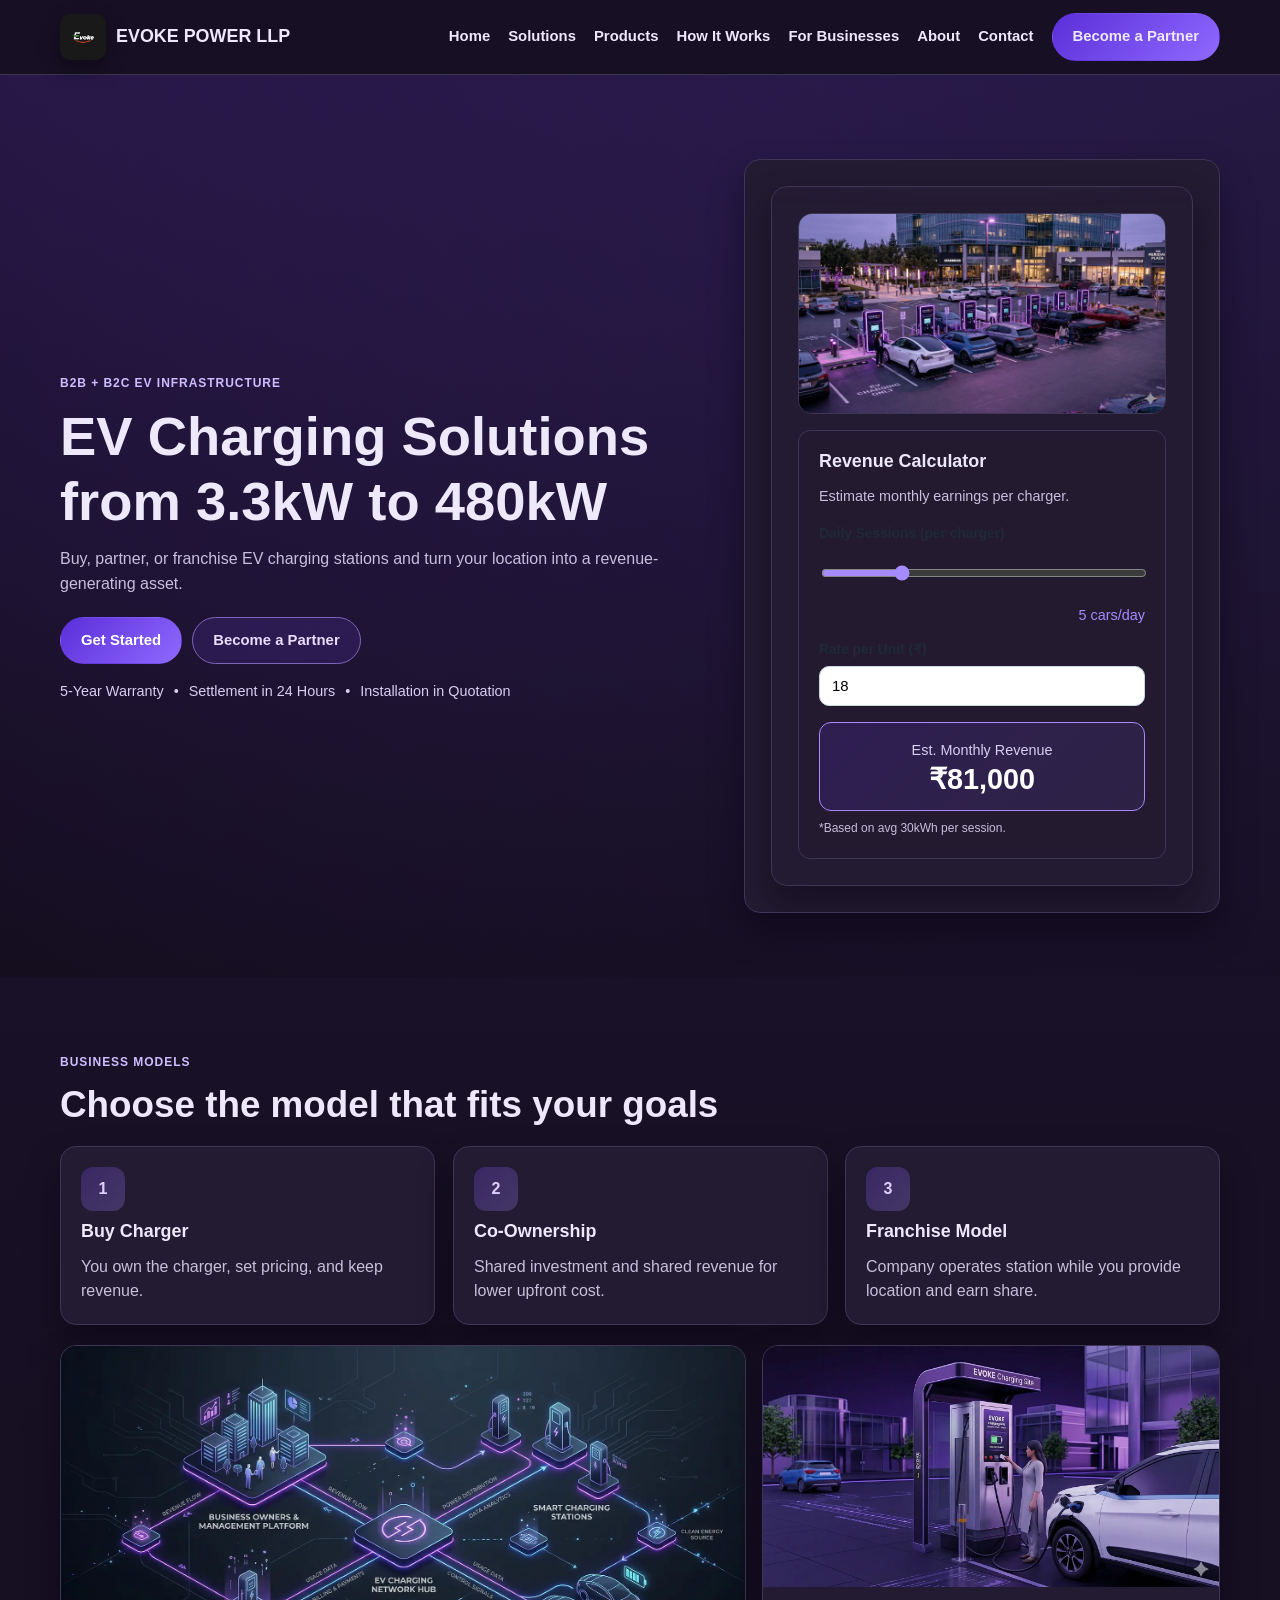
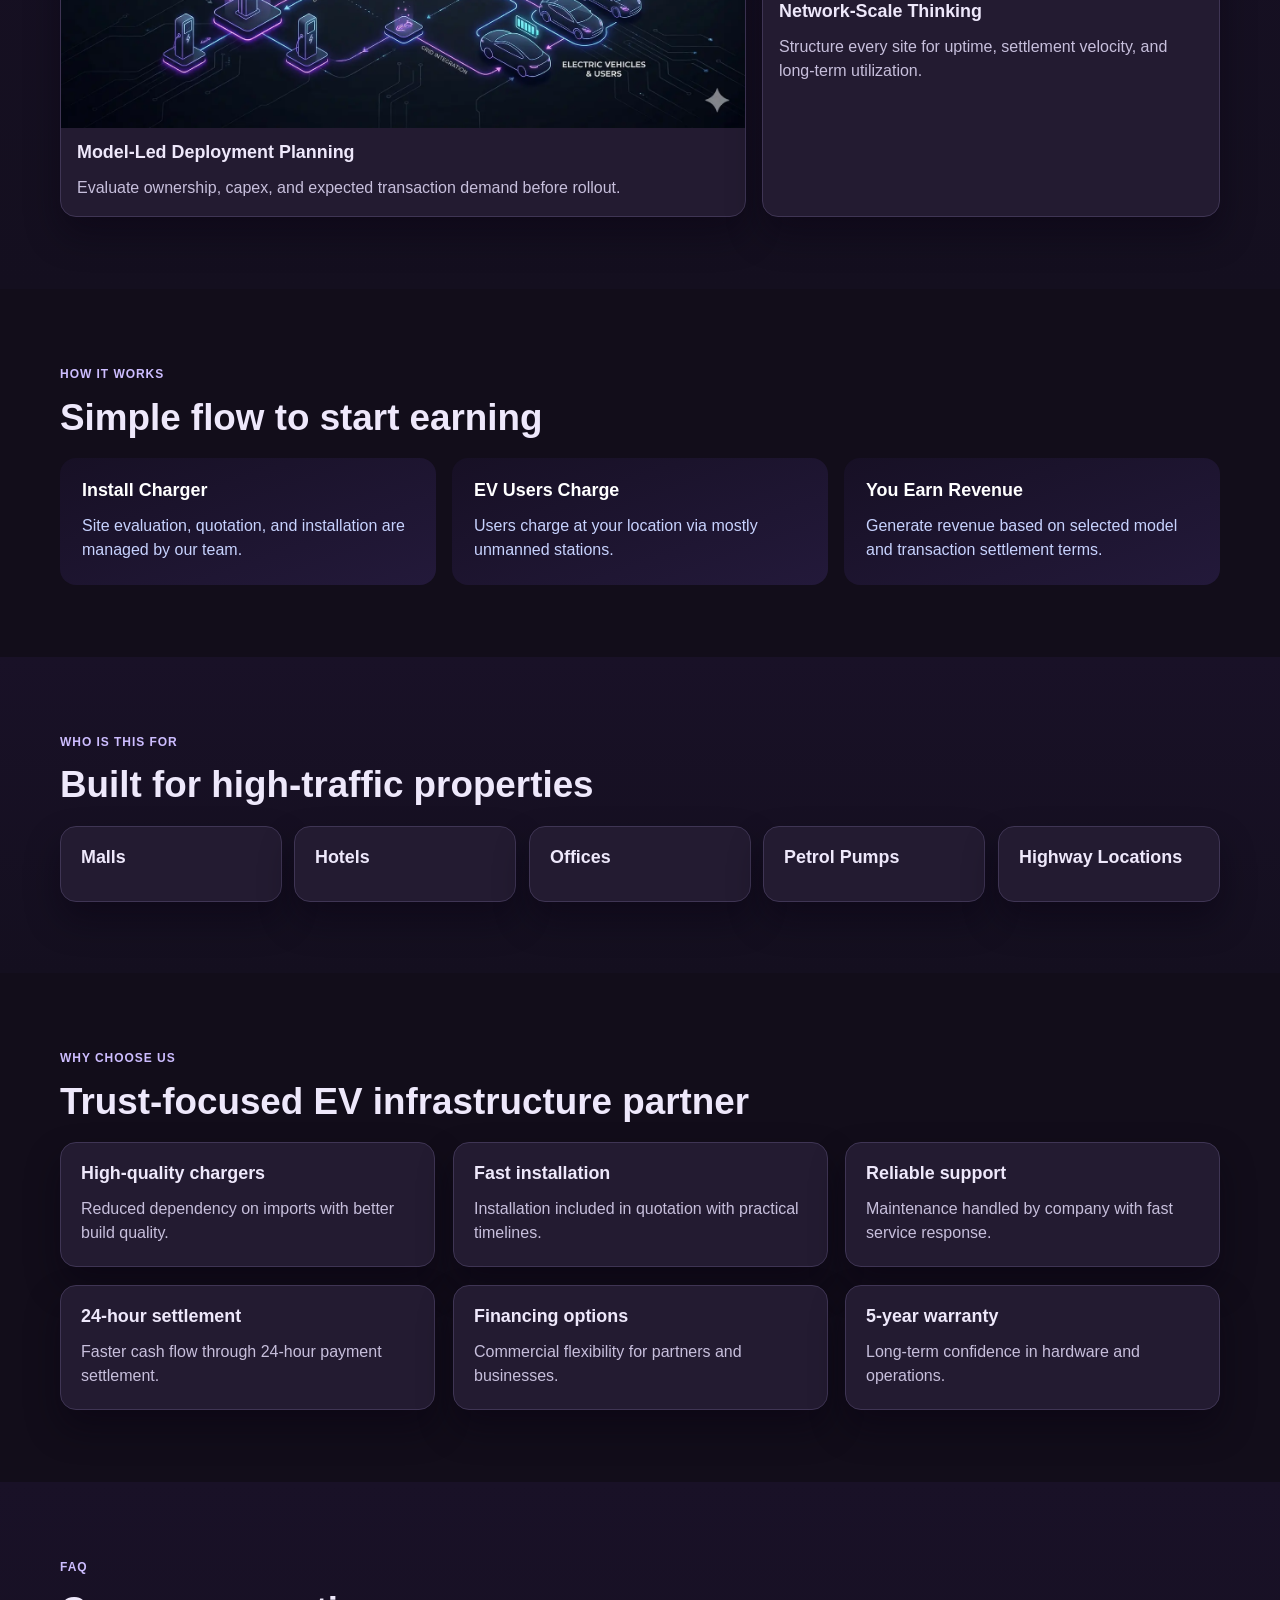
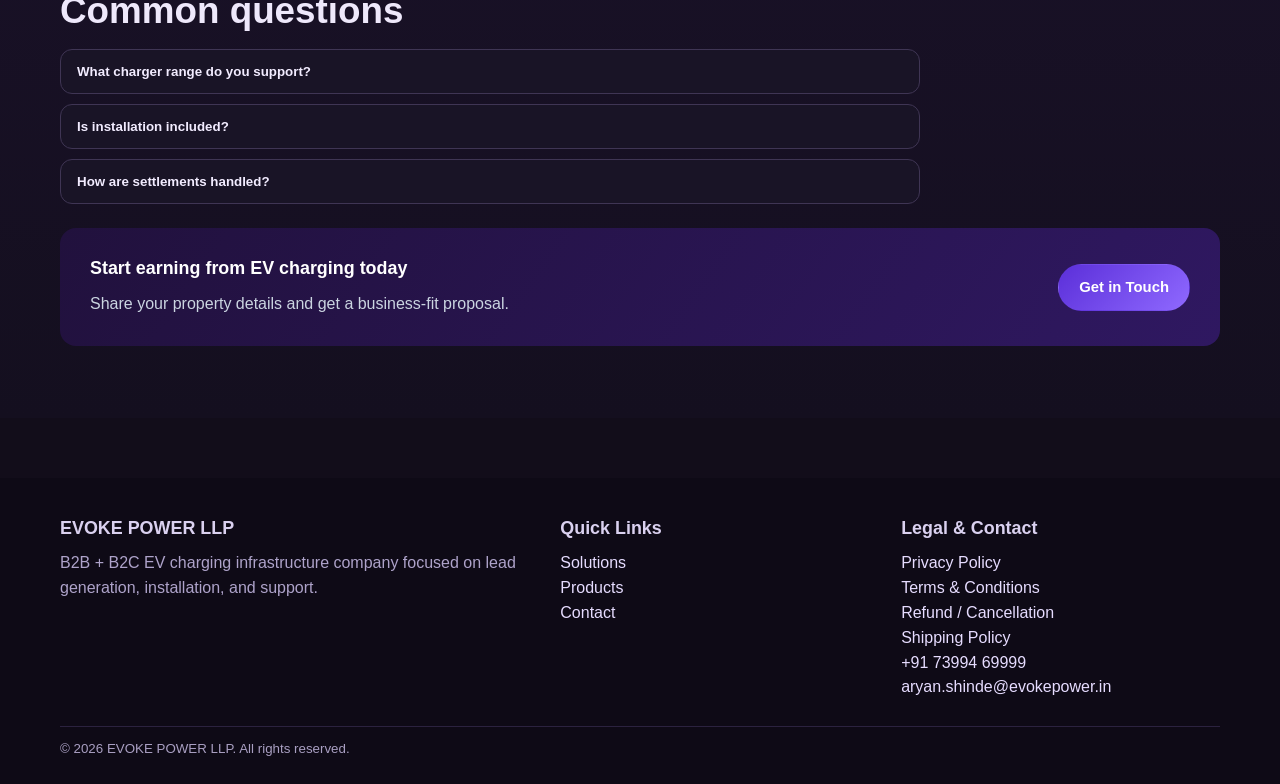
<file: index.html>
<!DOCTYPE html>
<html lang="en">
<head>
  <meta charset="UTF-8">
  <meta name="viewport" content="width=device-width, initial-scale=1.0">
  <title>EVOKE POWER LLP | EV Charging Solutions 3.3kW to 480kW</title>
  <meta name="description" content="EV charging solutions from 3.3kW to 480kW. Buy, partner, or franchise EV charging stations and turn your location into a revenue-generating asset.">
  <link rel="canonical" href="https://www.evokepower.in/">
  <meta property="og:title" content="EVOKE POWER LLP | EV Charging Solutions">
  <meta property="og:description" content="Buy, partner, or franchise EV charging stations with EVOKE POWER LLP.">
  <meta property="og:type" content="website">
  <meta property="og:url" content="https://www.evokepower.in/">
  <link rel="apple-touch-icon" sizes="180x180" href="assets/apple-touch-icon.png">
  <link rel="icon" type="image/png" sizes="32x32" href="assets/favicon-32x32.png">
  <link rel="icon" type="image/png" sizes="16x16" href="assets/favicon-16x16.png">
  <link rel="manifest" href="site.webmanifest">
  <link rel="stylesheet" href="assets/site.css">
</head>
<body>
  <header class="nav">
    <div class="container nav-inner">
      <a href="index.html" class="brand"><img src="assets/logo.png" alt="EVOKE POWER LLP logo" class="brand-logo">EVOKE POWER LLP</a>
      <button id="menuBtn" class="menu-btn" type="button">Menu</button>
      <nav id="navLinks" class="nav-links">
        <a href="index.html">Home</a>
        <a href="solutions.html">Solutions</a>
        <a href="products.html">Products</a>
        <a href="how-it-works.html">How It Works</a>
        <a href="businesses.html">For Businesses</a>
        <a href="about.html">About</a>
        <a href="contact.html">Contact</a>
        <a class="btn btn-primary" href="contact.html">Become a Partner</a>
      </nav>
    </div>
  </header>

  <main>
    <section class="hero">
      <div class="container hero-grid">
        <div>
          <span class="eyebrow">B2B + B2C EV Infrastructure</span>
          <h1>EV Charging Solutions from 3.3kW to 480kW</h1>
          <p>Buy, partner, or franchise EV charging stations and turn your location into a revenue-generating asset.</p>
          <div class="flex-wrap-row mt-20">
            <a class="btn btn-primary" href="contact.html">Get Started</a>
            <a class="btn btn-secondary" href="contact.html">Become a Partner</a>
          </div>
          <div class="flex-wrap-row mt-16 hero-meta">
            <span>5-Year Warranty</span><span>•</span><span>Settlement in 24 Hours</span><span>•</span><span>Installation in Quotation</span>
          </div>
        </div>
        <div class="hero-card">
        <div class="hero-card">
          <img src="assets/ev-charging-1.webp" alt="High-power EV charging station installed at a commercial location" class="hero-media">
          <div class="calc-widget mt-16">
            <h3>Revenue Calculator</h3>
            <p style="font-size: 0.9rem; margin-bottom: 16px;">Estimate monthly earnings per charger.</p>
            <div class="field">
              <label>Daily Sessions (per charger)</label>
              <input type="range" id="sessions" min="1" max="20" value="5" oninput="updateCalc()">
              <div class="range-val"><span id="sessionsVal">5</span> cars/day</div>
            </div>
            <div class="field">
              <label>Rate per Unit (₹)</label>
              <input type="number" id="rate" value="18" min="10" max="30" oninput="updateCalc()">
            </div>
            <div class="calc-result">
              <span style="display:block; font-size: 0.9rem; color: #d8cef2;">Est. Monthly Revenue</span>
              <strong id="revenueResult" style="display:block; font-size: 1.8rem; color: #fff;">₹81,000</strong>
            </div>
            <p style="font-size: 0.75rem; color: var(--muted); margin-top: 8px;">*Based on avg 30kWh per session.</p>
          </div>
        </div>

      </div>
    </section>

    <section class="section section-alt">
      <div class="container">
        <span class="eyebrow">Business Models</span>
        <h2>Choose the model that fits your goals</h2>
        <div class="grid-3 mt-18">
          <article class="card"><div class="icon-chip">1</div><h3>Buy Charger</h3><p>You own the charger, set pricing, and keep revenue.</p></article>
          <article class="card"><div class="icon-chip">2</div><h3>Co-Ownership</h3><p>Shared investment and shared revenue for lower upfront cost.</p></article>
          <article class="card"><div class="icon-chip">3</div><h3>Franchise Model</h3><p>Company operates station while you provide location and earn share.</p></article>
        </div>
        <div class="visual-block">
          <article class="visual-card">
            <img src="assets/ev-charging-4.webp" alt="EV charging infrastructure deployment model" class="visual-media">
            <div class="visual-caption"><h3>Model-Led Deployment Planning</h3><p>Evaluate ownership, capex, and expected transaction demand before rollout.</p></div>
          </article>
          <article class="visual-card">
            <img src="assets/ev-charging-2.webp" alt="Network of connected EV charging stations" class="visual-media">
            <div class="visual-caption"><h3>Network-Scale Thinking</h3><p>Structure every site for uptime, settlement velocity, and long-term utilization.</p></div>
          </article>
        </div>
      </div>
    </section>

    <section class="section">
      <div class="container">
        <span class="eyebrow">How It Works</span>
        <h2>Simple flow to start earning</h2>
        <div class="steps mt-18">
          <article class="step"><h3>Install Charger</h3><p>Site evaluation, quotation, and installation are managed by our team.</p></article>
          <article class="step"><h3>EV Users Charge</h3><p>Users charge at your location via mostly unmanned stations.</p></article>
          <article class="step"><h3>You Earn Revenue</h3><p>Generate revenue based on selected model and transaction settlement terms.</p></article>
        </div>
      </div>
    </section>

    <section class="section section-alt">
      <div class="container">
        <span class="eyebrow">Who Is This For</span>
        <h2>Built for high-traffic properties</h2>
        <div class="grid-5 mt-18">
          <div class="card"><h3>Malls</h3></div>
          <div class="card"><h3>Hotels</h3></div>
          <div class="card"><h3>Offices</h3></div>
          <div class="card"><h3>Petrol Pumps</h3></div>
          <div class="card"><h3>Highway Locations</h3></div>
        </div>
      </div>
    </section>

    <section class="section">
      <div class="container">
        <span class="eyebrow">Why Choose Us</span>
        <h2>Trust-focused EV infrastructure partner</h2>
        <div class="grid-3 mt-18">
          <article class="card"><h3>High-quality chargers</h3><p>Reduced dependency on imports with better build quality.</p></article>
          <article class="card"><h3>Fast installation</h3><p>Installation included in quotation with practical timelines.</p></article>
          <article class="card"><h3>Reliable support</h3><p>Maintenance handled by company with fast service response.</p></article>
          <article class="card"><h3>24-hour settlement</h3><p>Faster cash flow through 24-hour payment settlement.</p></article>
          <article class="card"><h3>Financing options</h3><p>Commercial flexibility for partners and businesses.</p></article>
          <article class="card"><h3>5-year warranty</h3><p>Long-term confidence in hardware and operations.</p></article>
        </div>
      </div>
    </section>

    <section class="section section-alt">
      <div class="container">
        <span class="eyebrow">FAQ</span>
        <h2>Common questions</h2>
        <div class="mt-16 max-860">
          <div class="faq-item"><button class="faq-head" type="button">What charger range do you support?</button><div class="faq-body"><p>We provide EV charging solutions from 3.3kW to 480kW.</p></div></div>
          <div class="faq-item"><button class="faq-head" type="button">Is installation included?</button><div class="faq-body"><p>Yes, installation scope is included in quotation.</p></div></div>
          <div class="faq-item"><button class="faq-head" type="button">How are settlements handled?</button><div class="faq-body"><p>Settlement timeline is typically within 24 hours as per commercial model.</p></div></div>
        </div>
        <div class="cta-band">
          <div>
            <h3>Start earning from EV charging today</h3>
            <p>Share your property details and get a business-fit proposal.</p>
          </div>
          <a class="btn btn-primary" href="contact.html">Get in Touch</a>
        </div>
      </div>
    </section>
  </main>

  <footer class="footer">
    <div class="container footer-top">
      <div>
        <h3>EVOKE POWER LLP</h3>
        <p>B2B + B2C EV charging infrastructure company focused on lead generation, installation, and support.</p>
      </div>
      <div>
        <h3>Quick Links</h3>
        <p><a href="solutions.html">Solutions</a><br><a href="products.html">Products</a><br><a href="contact.html">Contact</a></p>
      </div>
      <div>
        <h3>Legal & Contact</h3>
        <p>
          <a href="privacy.html">Privacy Policy</a><br>
          <a href="terms.html">Terms & Conditions</a><br>
          <a href="refund-cancellation.html">Refund / Cancellation</a><br>
          <a href="shipping-policy.html">Shipping Policy</a><br>
          <a href="tel:+917399469999">+91 73994 69999</a><br>
          <a href="mailto:aryan.shinde@evokepower.in">aryan.shinde@evokepower.in</a>
        </p>
      </div>
    </div>
    <div class="container"><small>© 2026 EVOKE POWER LLP. All rights reserved.</small></div>
  </footer>

  <script src="assets/site.js"></script>
</body>
</html>
</file>
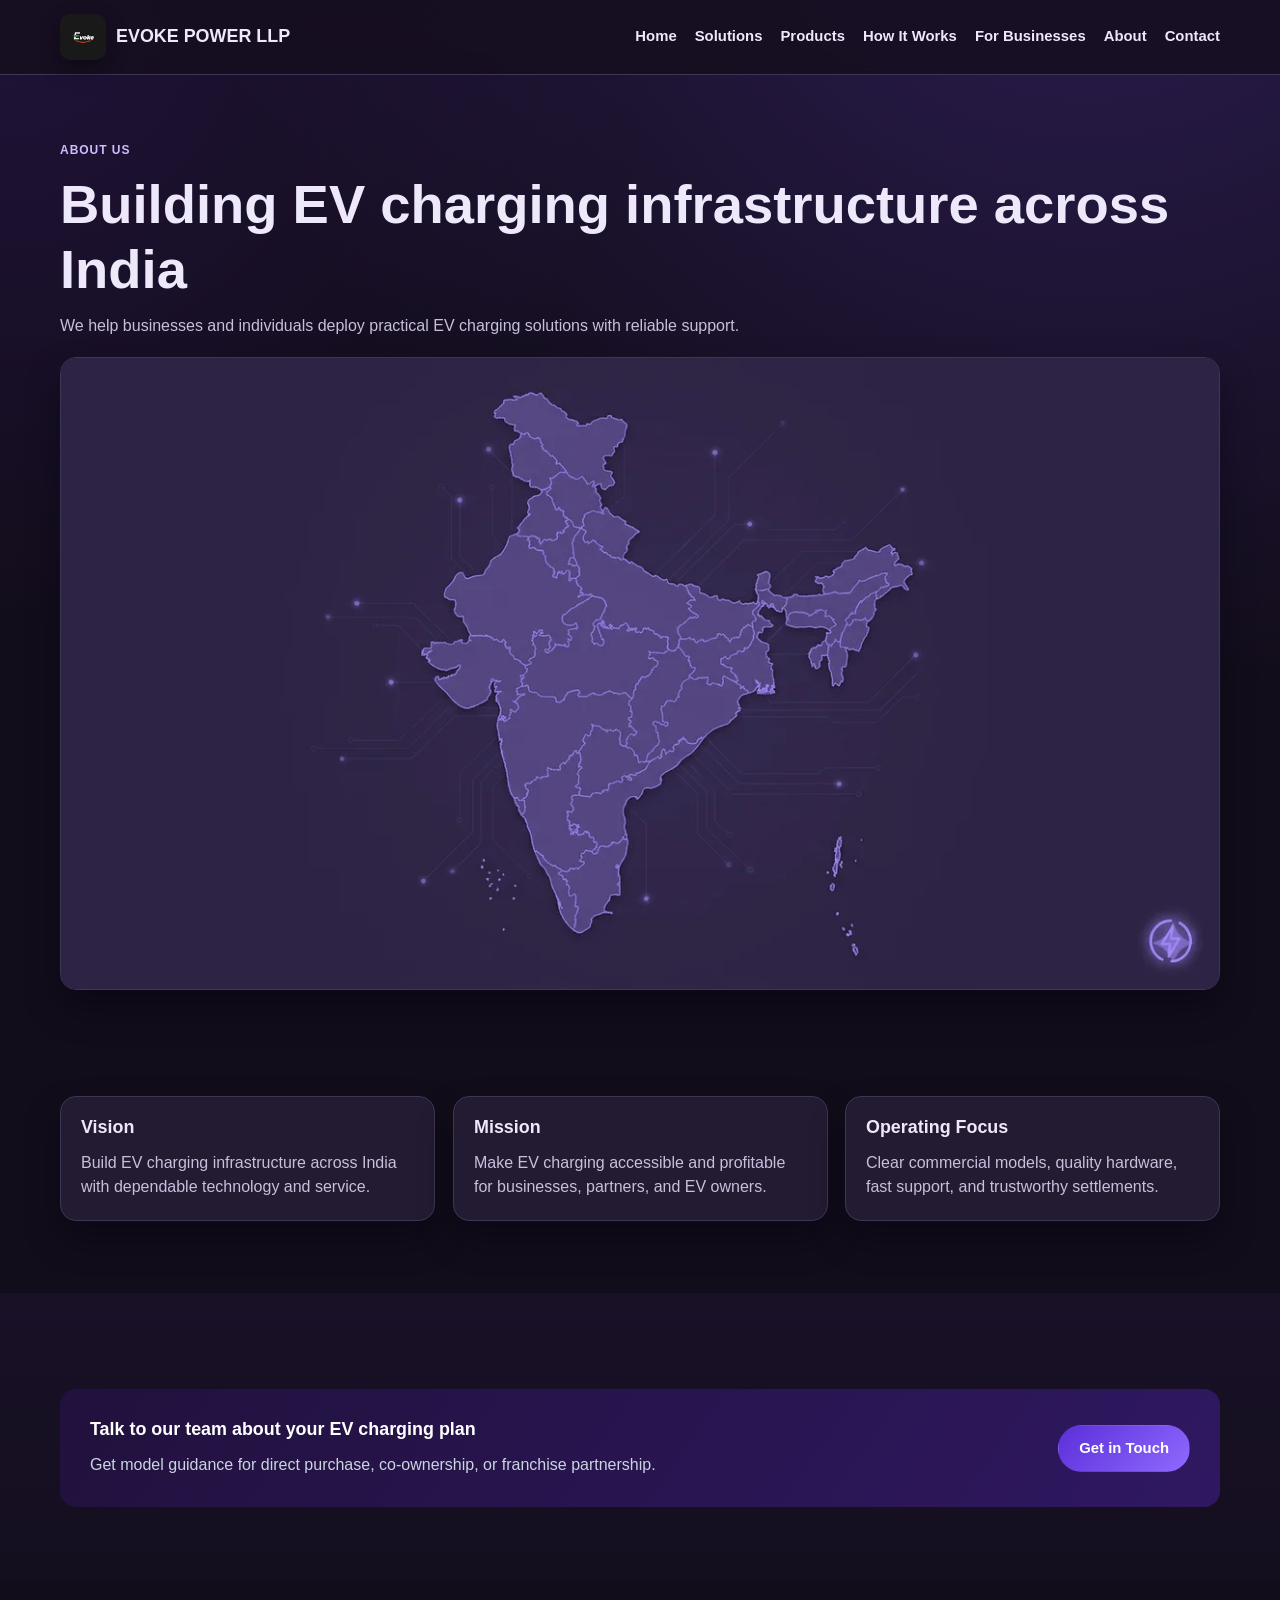
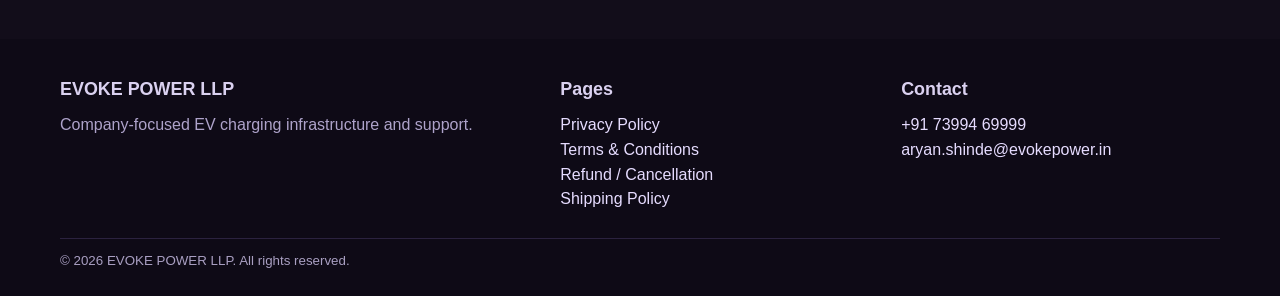
<file: about.html>
<!DOCTYPE html>
<html lang="en"><head><meta charset="UTF-8"><meta name="viewport" content="width=device-width, initial-scale=1.0"><title>About | EVOKE POWER LLP</title><meta name="description" content="EVOKE POWER LLP vision, mission, and approach to EV charging infrastructure across India."><link rel="stylesheet" href="assets/site.css"></head><body>
<header class="nav"><div class="container nav-inner"><a href="index.html" class="brand"><img src="assets/logo.png" alt="EVOKE POWER LLP logo" class="brand-logo">EVOKE POWER LLP</a><button id="menuBtn" class="menu-btn" type="button">Menu</button><nav id="navLinks" class="nav-links"><a href="index.html">Home</a><a href="solutions.html">Solutions</a><a href="products.html">Products</a><a href="how-it-works.html">How It Works</a><a href="businesses.html">For Businesses</a><a href="about.html">About</a><a href="contact.html">Contact</a></nav></div></header>
<main>
<section class="page-hero"><div class="container"><span class="eyebrow">About Us</span><h1>Building EV charging infrastructure across India</h1><p>We help businesses and individuals deploy practical EV charging solutions with reliable support.</p><div class="page-media"><img src="assets/india-map-themed.webp" alt="EVOKE POWER network expansion map across India"></div></div></section>
<section class="section"><div class="container grid-3">
<article class="card"><h3>Vision</h3><p>Build EV charging infrastructure across India with dependable technology and service.</p></article>
<article class="card"><h3>Mission</h3><p>Make EV charging accessible and profitable for businesses, partners, and EV owners.</p></article>
<article class="card"><h3>Operating Focus</h3><p>Clear commercial models, quality hardware, fast support, and trustworthy settlements.</p></article>
</div></section>
<section class="section section-alt"><div class="container cta-band"><div><h3>Talk to our team about your EV charging plan</h3><p>Get model guidance for direct purchase, co-ownership, or franchise partnership.</p></div><a class="btn btn-primary" href="contact.html">Get in Touch</a></div></section>
</main>
<footer class="footer"><div class="container footer-top"><div><h3>EVOKE POWER LLP</h3><p>Company-focused EV charging infrastructure and support.</p></div><div><h3>Pages</h3><p><a href="privacy.html">Privacy Policy</a><br><a href="terms.html">Terms & Conditions</a><br><a href="refund-cancellation.html">Refund / Cancellation</a><br><a href="shipping-policy.html">Shipping Policy</a></p></div><div><h3>Contact</h3><p><a href="tel:+917399469999">+91 73994 69999</a><br><a href="mailto:aryan.shinde@evokepower.in">aryan.shinde@evokepower.in</a></p></div></div><div class="container"><small>© 2026 EVOKE POWER LLP. All rights reserved.</small></div></footer>
<script src="assets/site.js"></script>
</body></html>
</file>
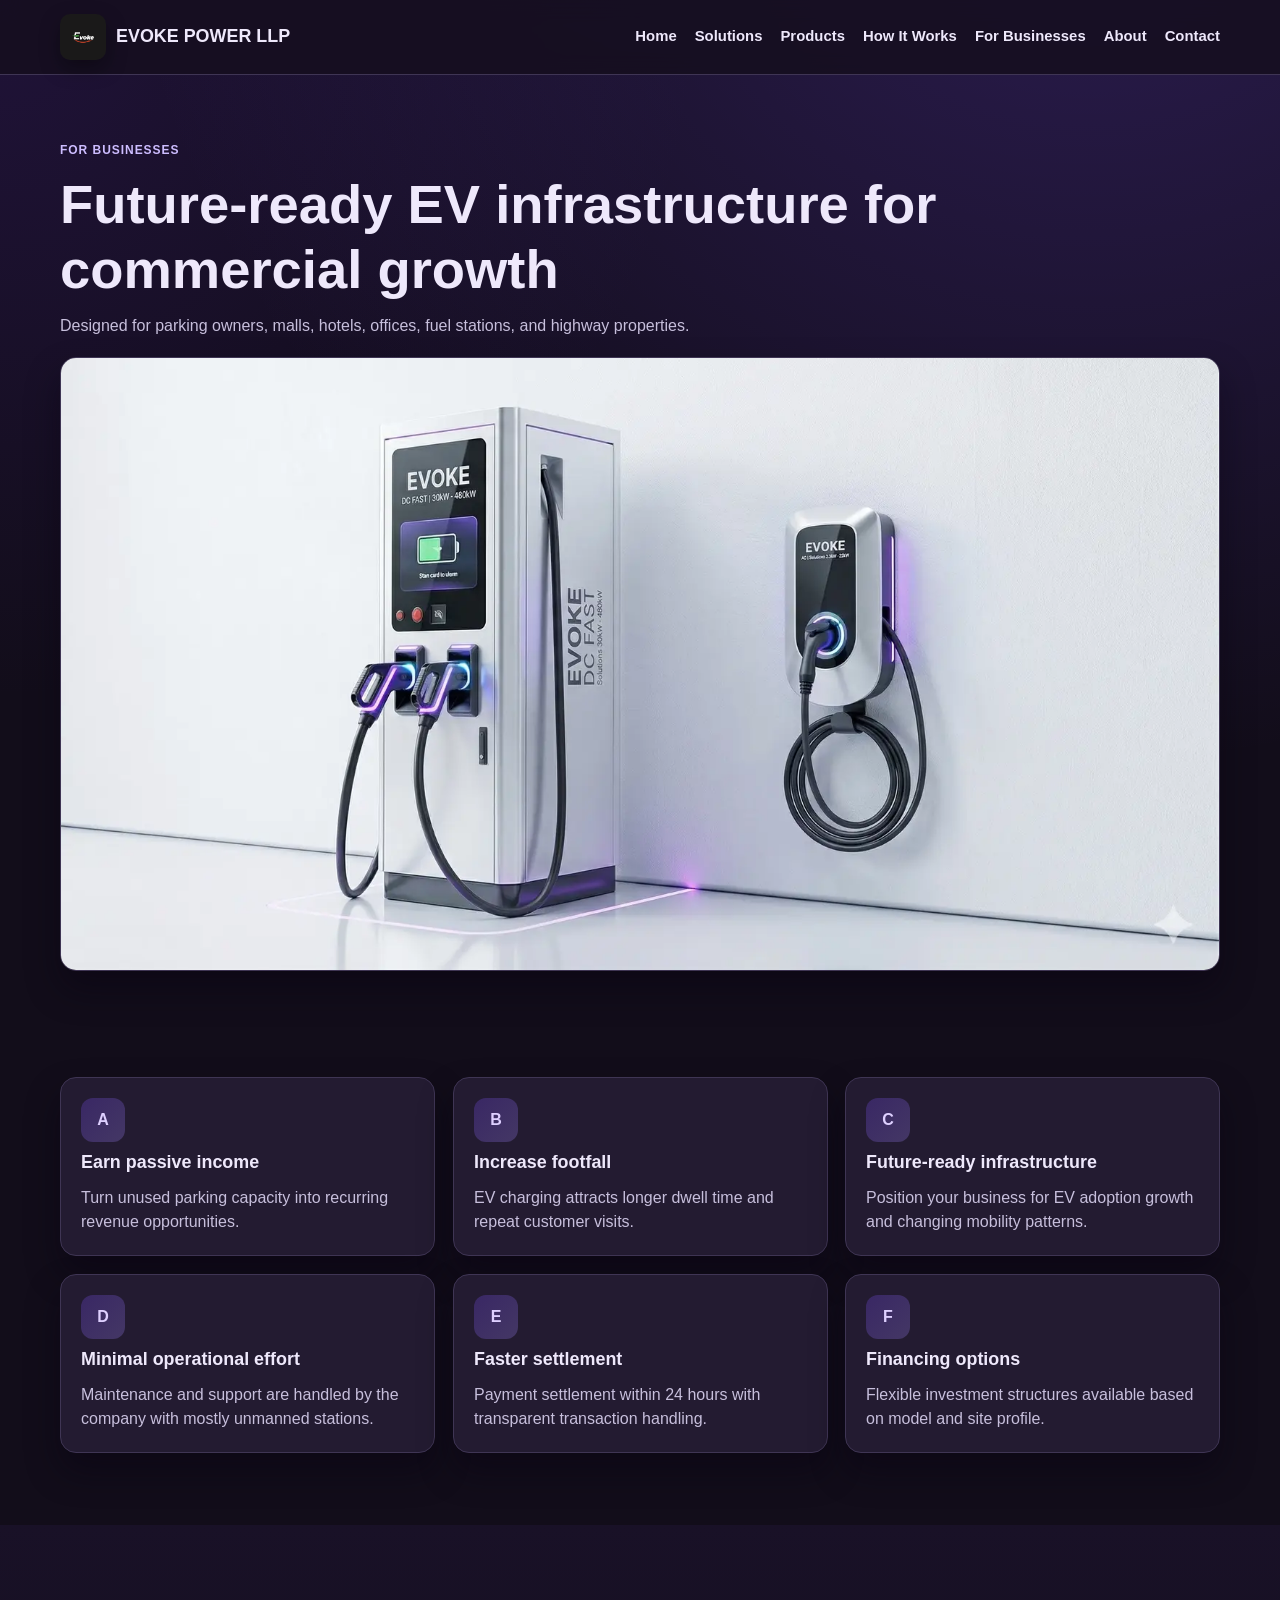
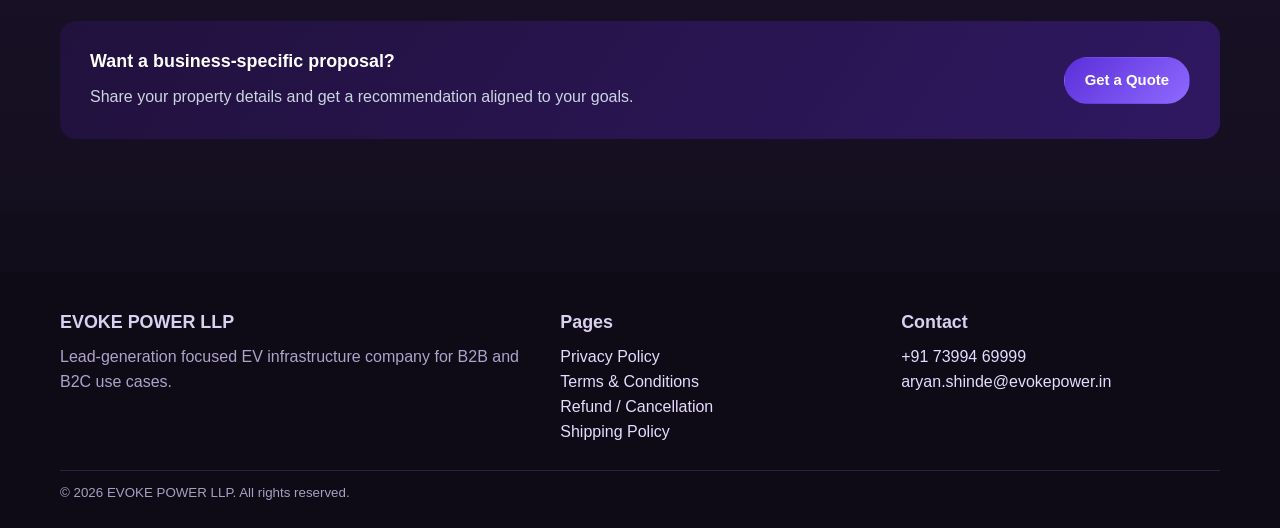
<file: businesses.html>
<!DOCTYPE html>
<html lang="en"><head><meta charset="UTF-8"><meta name="viewport" content="width=device-width, initial-scale=1.0"><title>For Businesses | EVOKE POWER LLP</title><meta name="description" content="Benefits of EV charging infrastructure for malls, hotels, offices, petrol pumps, and highway properties."><link rel="stylesheet" href="assets/site.css"></head><body>
<header class="nav"><div class="container nav-inner"><a href="index.html" class="brand"><img src="assets/logo.png" alt="EVOKE POWER LLP logo" class="brand-logo">EVOKE POWER LLP</a><button id="menuBtn" class="menu-btn" type="button">Menu</button><nav id="navLinks" class="nav-links"><a href="index.html">Home</a><a href="solutions.html">Solutions</a><a href="products.html">Products</a><a href="how-it-works.html">How It Works</a><a href="businesses.html">For Businesses</a><a href="about.html">About</a><a href="contact.html">Contact</a></nav></div></header>
<main>
<section class="page-hero"><div class="container"><span class="eyebrow">For Businesses</span><h1>Future-ready EV infrastructure for commercial growth</h1><p>Designed for parking owners, malls, hotels, offices, fuel stations, and highway properties.</p><div class="page-media"><img src="assets/ev-page-4.webp" alt="Commercial properties supported by EV charging infrastructure"></div></div></section>
<section class="section"><div class="container grid-3">
<article class="card"><div class="icon-chip">A</div><h3>Earn passive income</h3><p>Turn unused parking capacity into recurring revenue opportunities.</p></article>
<article class="card"><div class="icon-chip">B</div><h3>Increase footfall</h3><p>EV charging attracts longer dwell time and repeat customer visits.</p></article>
<article class="card"><div class="icon-chip">C</div><h3>Future-ready infrastructure</h3><p>Position your business for EV adoption growth and changing mobility patterns.</p></article>
<article class="card"><div class="icon-chip">D</div><h3>Minimal operational effort</h3><p>Maintenance and support are handled by the company with mostly unmanned stations.</p></article>
<article class="card"><div class="icon-chip">E</div><h3>Faster settlement</h3><p>Payment settlement within 24 hours with transparent transaction handling.</p></article>
<article class="card"><div class="icon-chip">F</div><h3>Financing options</h3><p>Flexible investment structures available based on model and site profile.</p></article>
</div></section>
<section class="section section-alt"><div class="container cta-band"><div><h3>Want a business-specific proposal?</h3><p>Share your property details and get a recommendation aligned to your goals.</p></div><a class="btn btn-primary" href="contact.html">Get a Quote</a></div></section>
</main>
<footer class="footer"><div class="container footer-top"><div><h3>EVOKE POWER LLP</h3><p>Lead-generation focused EV infrastructure company for B2B and B2C use cases.</p></div><div><h3>Pages</h3><p><a href="privacy.html">Privacy Policy</a><br><a href="terms.html">Terms & Conditions</a><br><a href="refund-cancellation.html">Refund / Cancellation</a><br><a href="shipping-policy.html">Shipping Policy</a></p></div><div><h3>Contact</h3><p><a href="tel:+917399469999">+91 73994 69999</a><br><a href="mailto:aryan.shinde@evokepower.in">aryan.shinde@evokepower.in</a></p></div></div><div class="container"><small>© 2026 EVOKE POWER LLP. All rights reserved.</small></div></footer>
<script src="assets/site.js"></script>
</body></html>
</file>
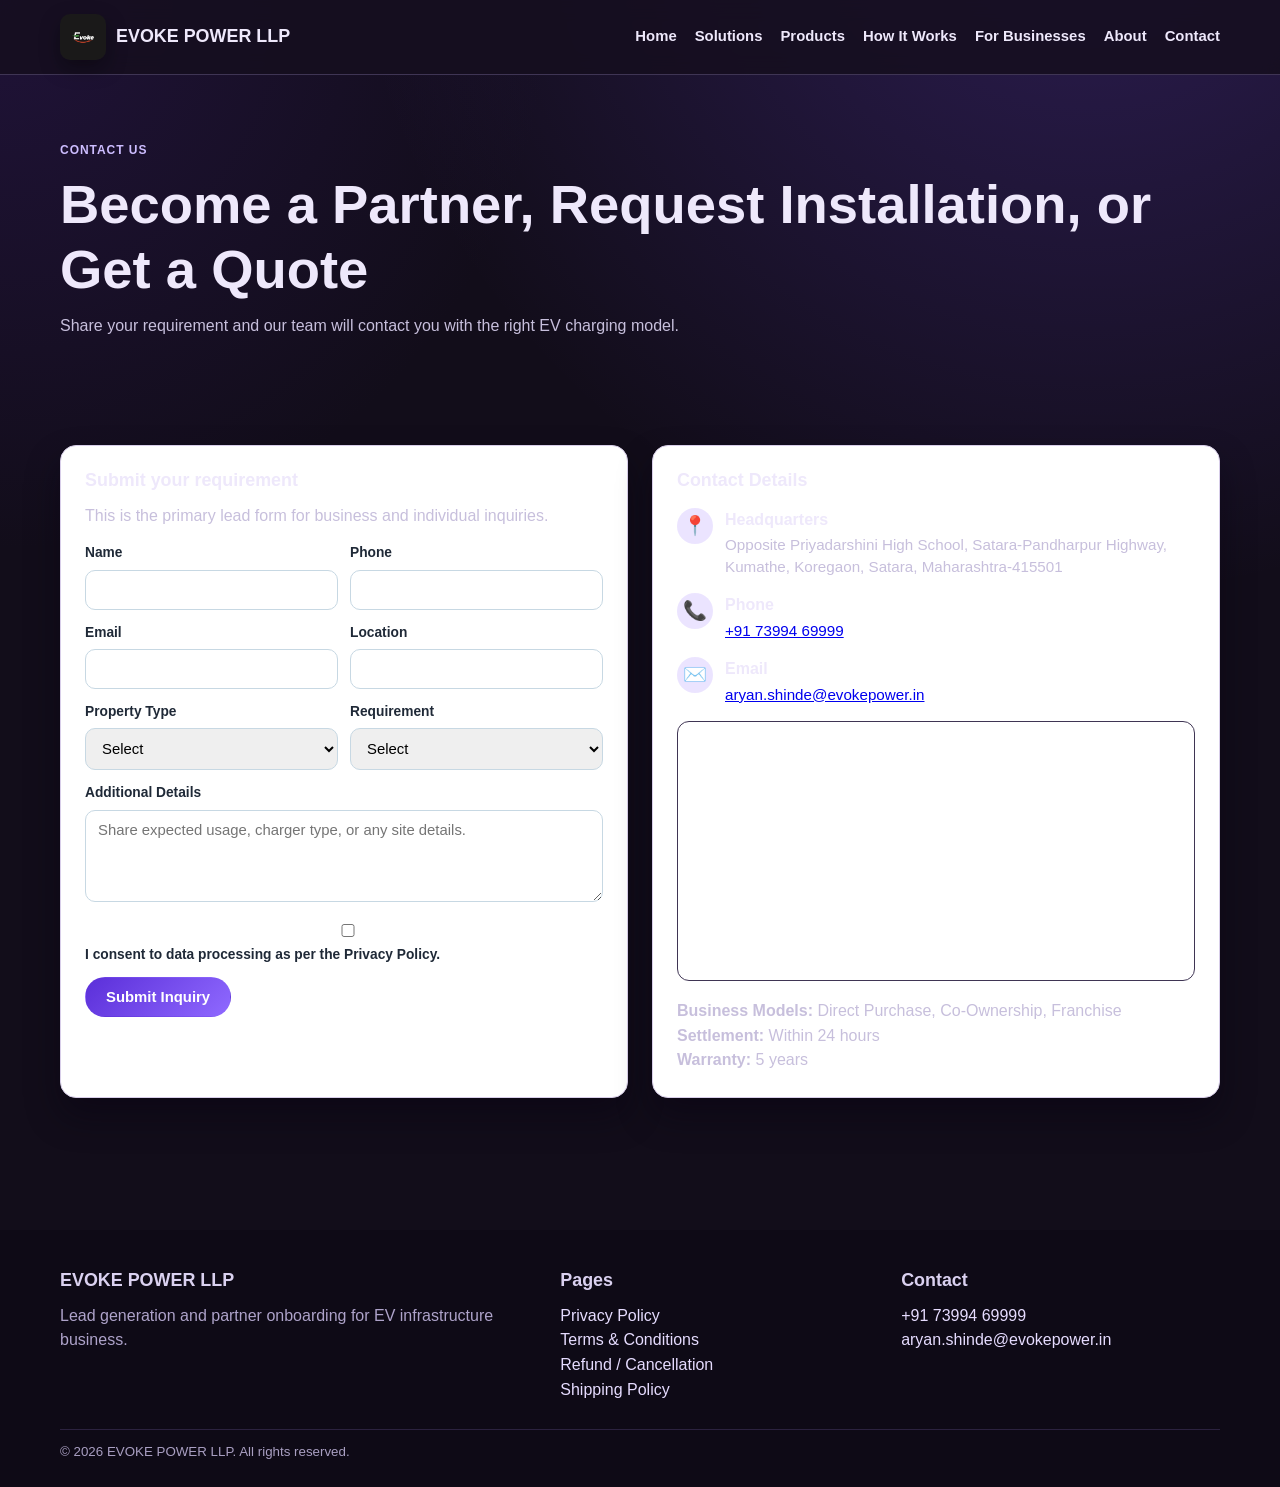
<file: contact.html>
<!DOCTYPE html>
<html lang="en"><head><meta charset="UTF-8"><meta name="viewport" content="width=device-width, initial-scale=1.0"><title>Contact | EVOKE POWER LLP</title><meta name="description" content="Contact EVOKE POWER LLP for EV charger purchase, co-ownership, franchise, and installation requests."><link rel="stylesheet" href="assets/site.css"></head><body>
<header class="nav"><div class="container nav-inner"><a href="index.html" class="brand"><img src="assets/logo.png" alt="EVOKE POWER LLP logo" class="brand-logo">EVOKE POWER LLP</a><button id="menuBtn" class="menu-btn" type="button">Menu</button><nav id="navLinks" class="nav-links"><a href="index.html">Home</a><a href="solutions.html">Solutions</a><a href="products.html">Products</a><a href="how-it-works.html">How It Works</a><a href="businesses.html">For Businesses</a><a href="about.html">About</a><a href="contact.html">Contact</a></nav></div></header>
<main>
<section class="page-hero"><div class="container"><span class="eyebrow">Contact Us</span><h1>Become a Partner, Request Installation, or Get a Quote</h1><p>Share your requirement and our team will contact you with the right EV charging model.</p></div></section>
<section class="section"><div class="container form-wrap">
<div class="form-card">
<h3>Submit your requirement</h3>
<p class="mb-14">This is the primary lead form for business and individual inquiries.</p>
<form id="leadForm" action="https://api.web3forms.com/submit" method="POST">
  <!-- Replace with your Access Key -->
  <input type="hidden" name="access_key" value="YOUR_ACCESS_KEY_HERE">
  <input type="hidden" name="subject" value="New Lead from Evoke Power Website">
  <input type="hidden" name="redirect" value="https://evokepower.in/thank-you.html">
  <input type="checkbox" name="botcheck" class="hidden" style="display: none;">

  <div class="row-2">
    <div class="field"><label for="name">Name</label><input id="name" name="name" required></div>
    <div class="field"><label for="phone">Phone</label><input id="phone" name="phone" pattern="[0-9+\-()\s]{8,20}" required></div>
  </div>
  <div class="row-2">
    <div class="field"><label for="email">Email</label><input id="email" type="email" name="email" required></div>
    <div class="field"><label for="location">Location</label><input id="location" name="location" required></div>
  </div>
  <div class="row-2">
    <div class="field"><label for="property_type">Property Type</label><select id="property_type" name="property_type" required><option value="">Select</option><option>Mall</option><option>Hotel</option><option>Office Building</option><option>Petrol Pump</option><option>Highway Property</option><option>Society / Residential</option><option>Other</option></select></div>
    <div class="field"><label for="requirement">Requirement</label><select id="requirement" name="requirement" required><option value="">Select</option><option>Buy</option><option>Partner</option><option>Franchise</option><option>Request Installation</option><option>Get a Quote</option></select></div>
  </div>
  <div class="field"><label for="message">Additional Details</label><textarea id="message" name="message" placeholder="Share expected usage, charger type, or any site details."></textarea></div>
  <div class="field"><label><input type="checkbox" required> I consent to data processing as per the Privacy Policy.</label></div>
  <button class="btn btn-primary" type="submit">Submit Inquiry</button>
</form>
</div>
<div class="form-card">
  <h3>Contact Details</h3>
  <div class="contact-info-list">
    <div class="contact-item">
      <div class="contact-icon">📍</div>
      <div>
        <strong>Headquarters</strong>
        <p>Opposite Priyadarshini High School, Satara-Pandharpur Highway, Kumathe, Koregaon, Satara, Maharashtra-415501</p>
      </div>
    </div>
    <div class="contact-item">
      <div class="contact-icon">📞</div>
      <div>
        <strong>Phone</strong>
        <p><a href="tel:+917399469999">+91 73994 69999</a></p>
      </div>
    </div>
    <div class="contact-item">
      <div class="contact-icon">✉️</div>
      <div>
        <strong>Email</strong>
        <p><a href="mailto:aryan.shinde@evokepower.in">aryan.shinde@evokepower.in</a></p>
      </div>
    </div>
  </div>
  
  <div class="map-container mt-16">
    <iframe width="100%" height="250" frameborder="0" scrolling="no" marginheight="0" marginwidth="0" src="https://maps.google.com/maps?q=Priyadarshini+High+School+Kumathe+Satara&t=&z=15&ie=UTF8&iwloc=&output=embed"></iframe>
  </div>

  <div class="mt-18">
    <p><strong>Business Models:</strong> Direct Purchase, Co-Ownership, Franchise</p>
    <p><strong>Settlement:</strong> Within 24 hours</p>
    <p><strong>Warranty:</strong> 5 years</p>
  </div>
</div>
</div></section>
</main>
<footer class="footer"><div class="container footer-top"><div><h3>EVOKE POWER LLP</h3><p>Lead generation and partner onboarding for EV infrastructure business.</p></div><div><h3>Pages</h3><p><a href="privacy.html">Privacy Policy</a><br><a href="terms.html">Terms & Conditions</a><br><a href="refund-cancellation.html">Refund / Cancellation</a><br><a href="shipping-policy.html">Shipping Policy</a></p></div><div><h3>Contact</h3><p><a href="tel:+917399469999">+91 73994 69999</a><br><a href="mailto:aryan.shinde@evokepower.in">aryan.shinde@evokepower.in</a></p></div></div><div class="container"><small>© 2026 EVOKE POWER LLP. All rights reserved.</small></div></footer>
<script src="assets/site.js"></script>
</body></html>
</file>
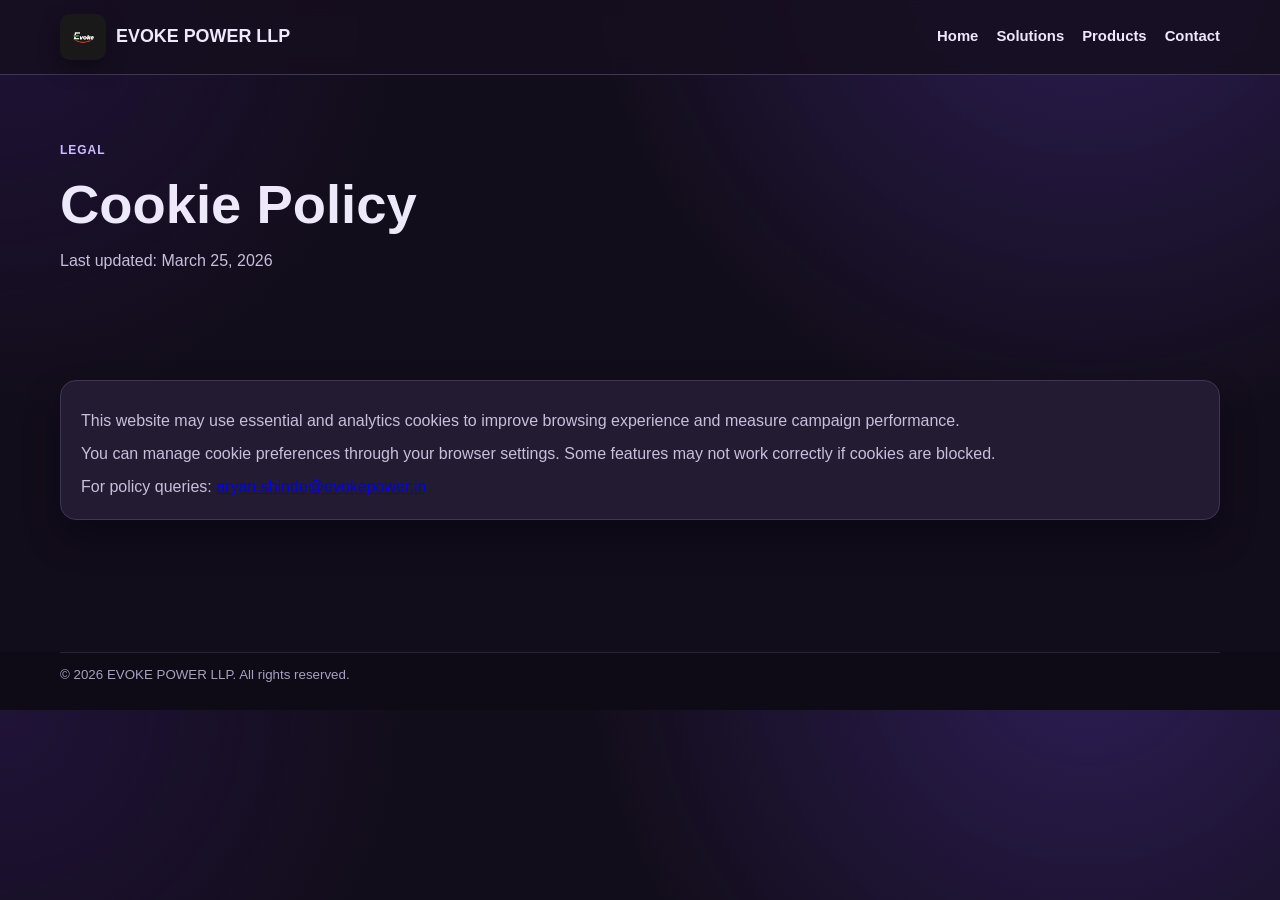
<file: cookies.html>
<!DOCTYPE html>
<html lang="en">
<head>
  <meta charset="UTF-8">
  <meta name="viewport" content="width=device-width, initial-scale=1.0">
  <title>Cookie Policy | EVOKE POWER LLP</title>
  <meta name="description" content="Cookie usage policy for EVOKE POWER LLP website.">
  <link rel="stylesheet" href="assets/site.css">
</head>
<body>
  <header class="nav">
    <div class="container nav-inner">
      <a href="index.html" class="brand"><img src="assets/logo.png" alt="EVOKE POWER LLP logo" class="brand-logo">EVOKE POWER LLP</a>
      <button id="menuBtn" class="menu-btn" type="button">Menu</button>
      <nav id="navLinks" class="nav-links">
        <a href="index.html">Home</a>
        <a href="solutions.html">Solutions</a>
        <a href="products.html">Products</a>
        <a href="contact.html">Contact</a>
      </nav>
    </div>
  </header>

  <main>
    <section class="page-hero">
      <div class="container">
        <span class="eyebrow">Legal</span>
        <h1>Cookie Policy</h1>
        <p>Last updated: March 25, 2026</p>
      </div>
    </section>

    <section class="section">
      <div class="container card">
        <p>This website may use essential and analytics cookies to improve browsing experience and measure campaign performance.</p>
        <p class="mt-12">You can manage cookie preferences through your browser settings. Some features may not work correctly if cookies are blocked.</p>
        <p class="mt-12">For policy queries: <a href="mailto:aryan.shinde@evokepower.in">aryan.shinde@evokepower.in</a></p>
      </div>
    </section>
  </main>

  <footer class="footer">
    <div class="container"><small>© 2026 EVOKE POWER LLP. All rights reserved.</small></div>
  </footer>

  <script src="assets/site.js"></script>
</body>
</html>
</file>
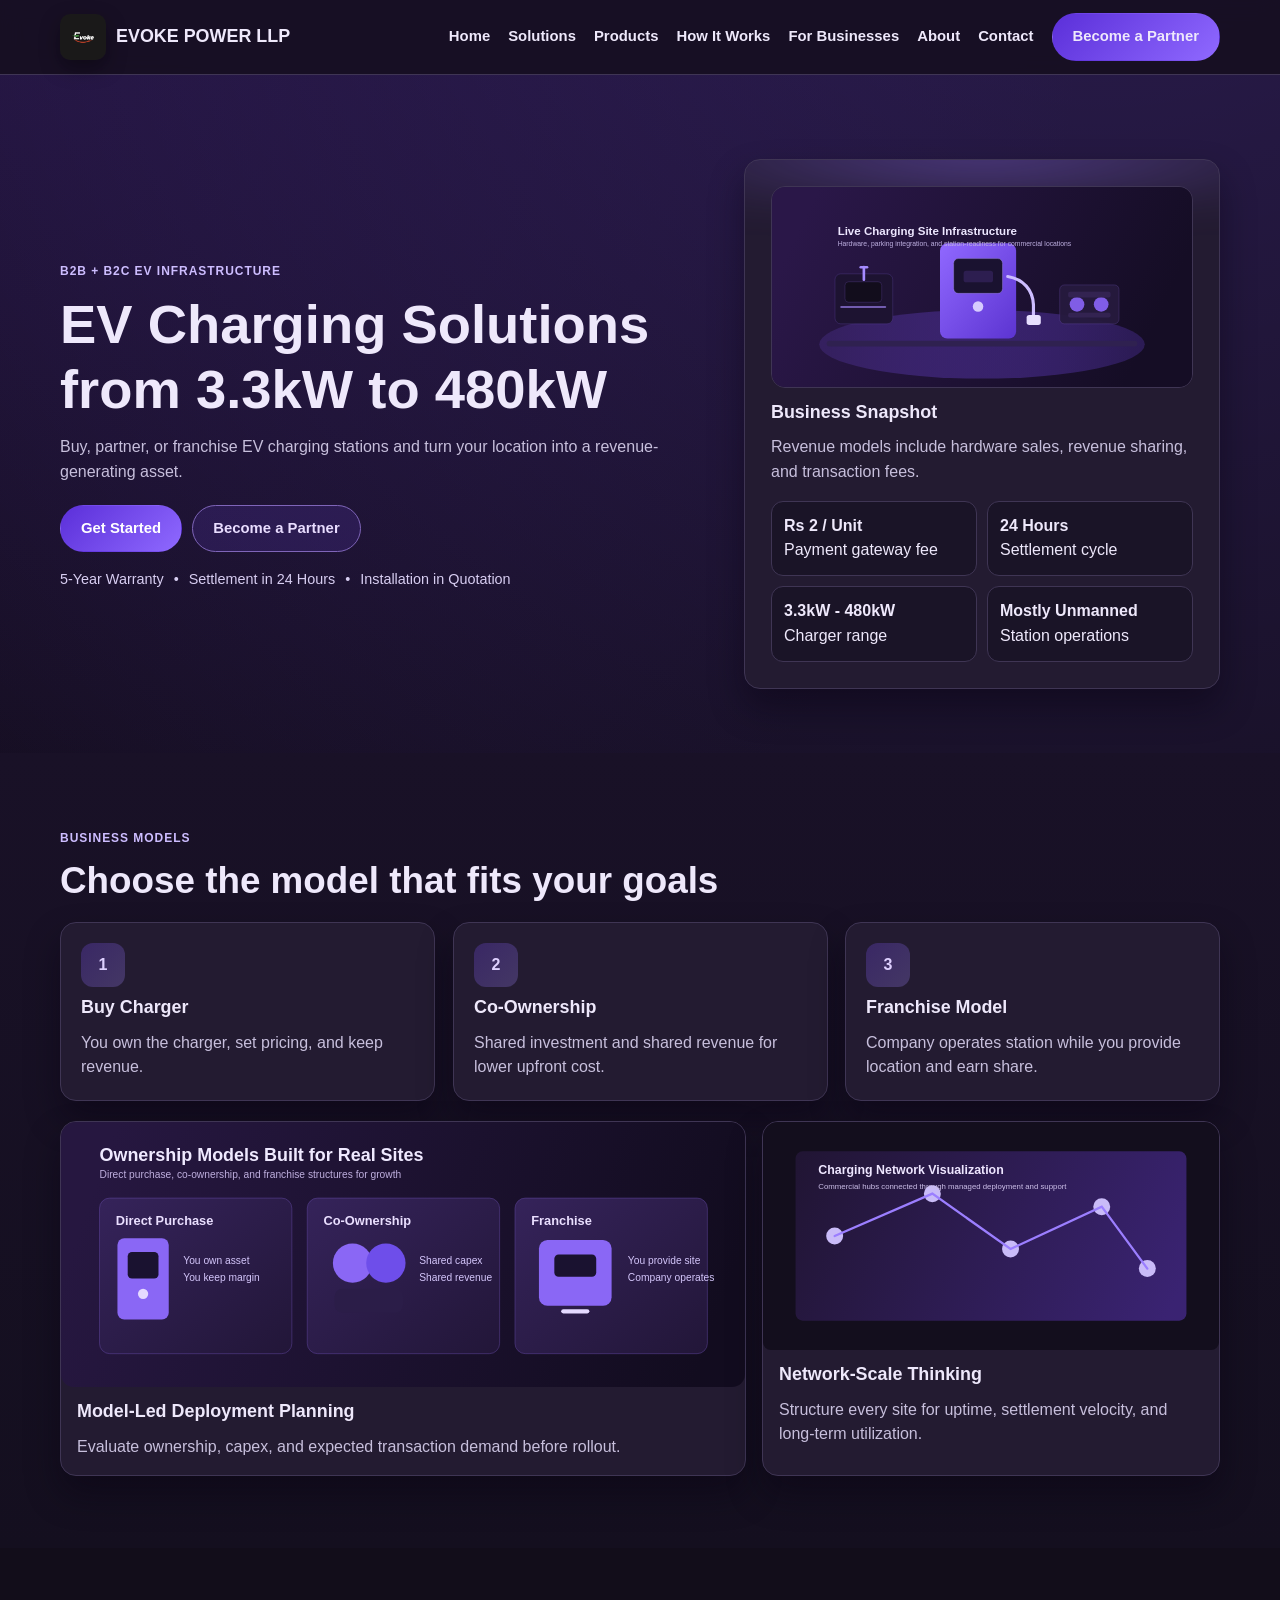
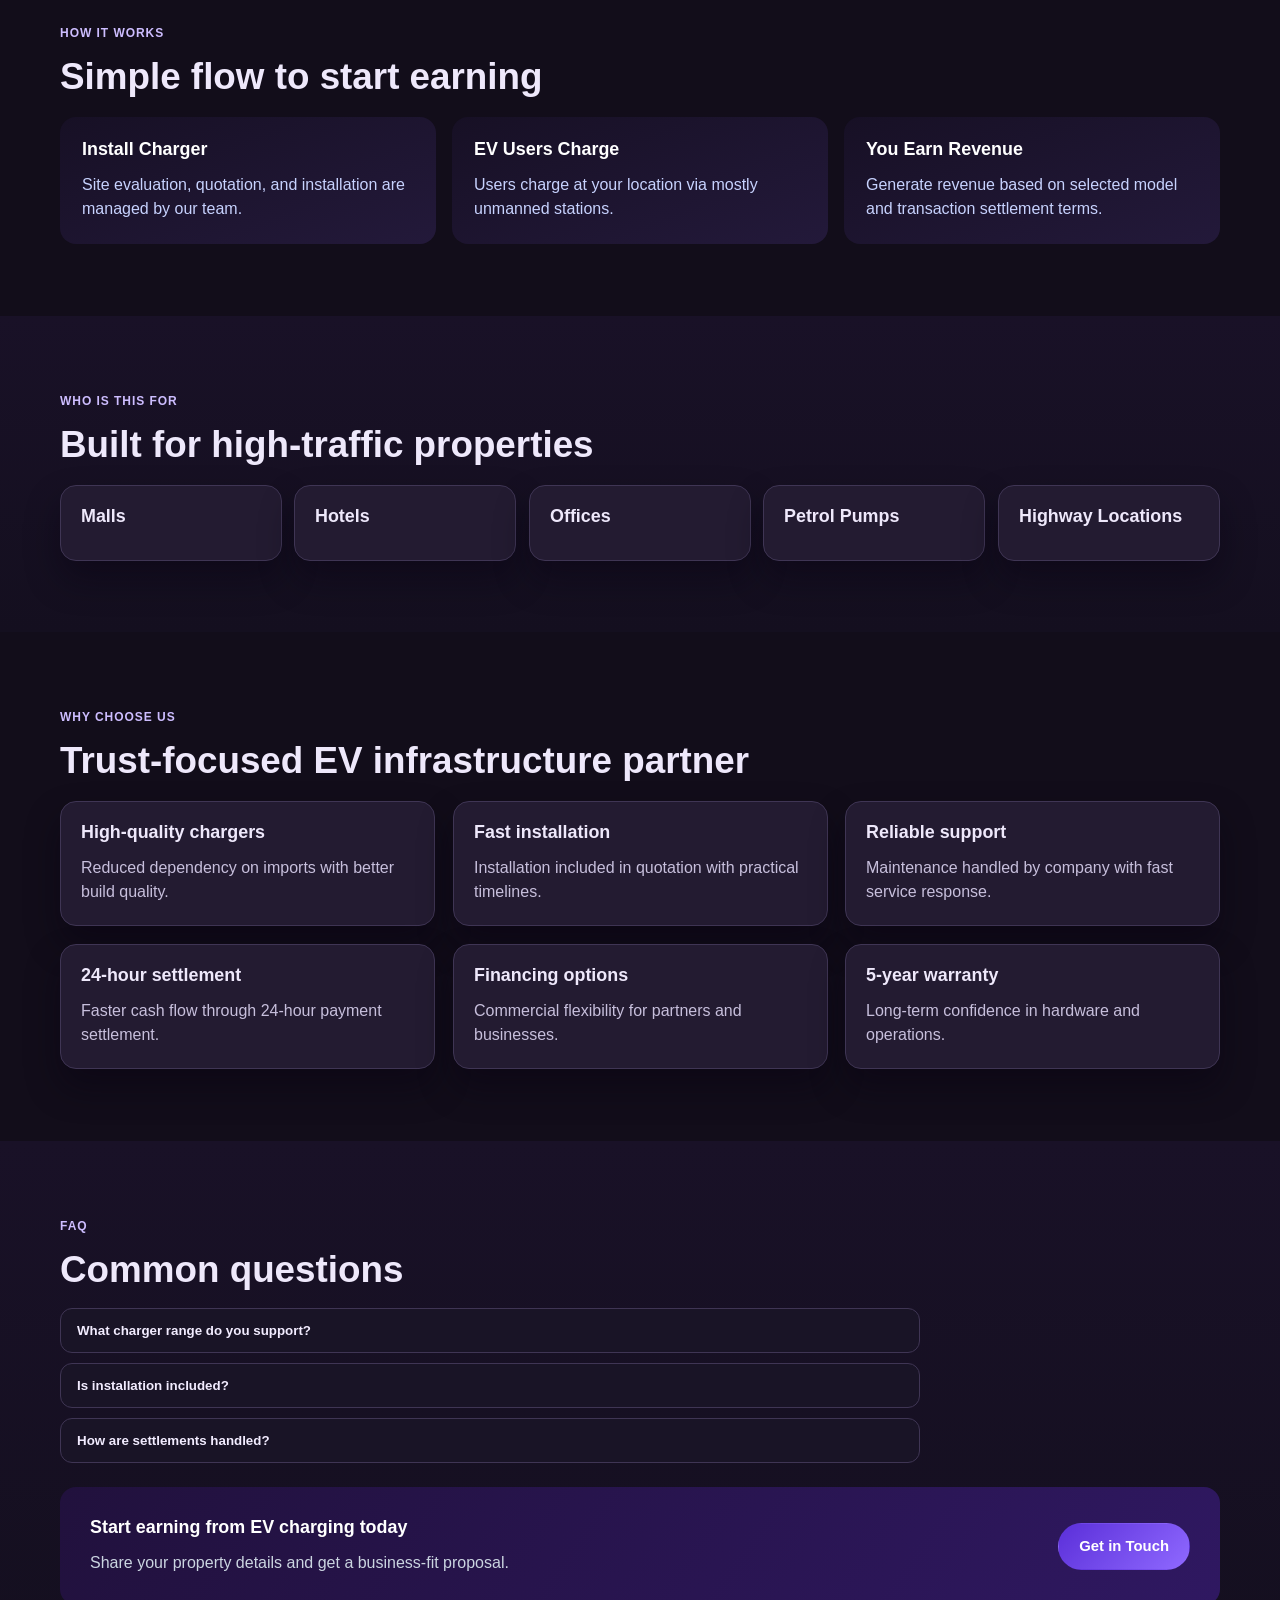
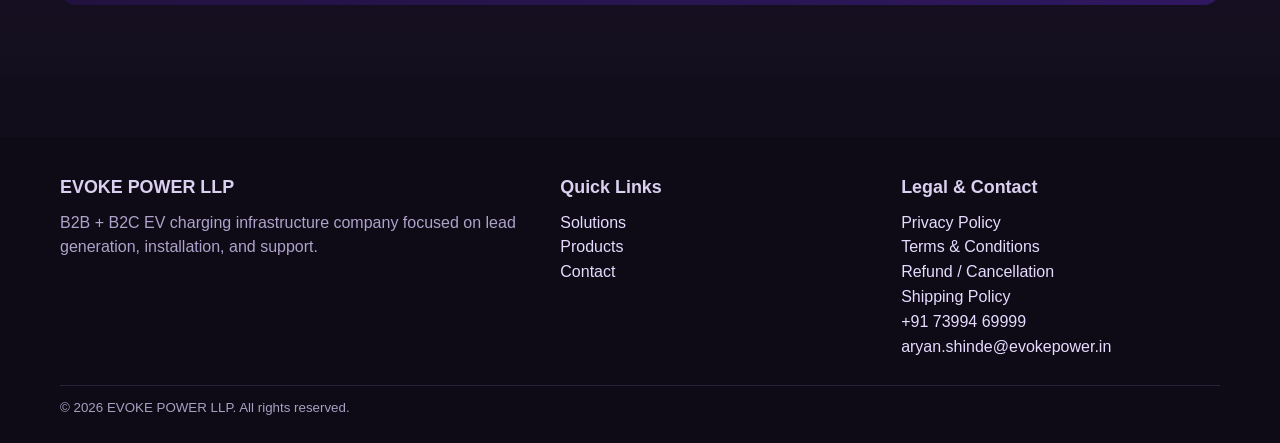
<file: evoke_power_platform.html>
<!DOCTYPE html>
<html lang="en">
<head>
  <meta charset="UTF-8">
  <meta name="viewport" content="width=device-width, initial-scale=1.0">
  <title>EVOKE POWER LLP | EV Charging Solutions 3.3kW to 480kW</title>
  <meta name="description" content="EV charging solutions from 3.3kW to 480kW. Buy, partner, or franchise EV charging stations and turn your location into a revenue-generating asset.">
  <link rel="canonical" href="https://www.evokepower.in/">
  <meta property="og:title" content="EVOKE POWER LLP | EV Charging Solutions">
  <meta property="og:description" content="Buy, partner, or franchise EV charging stations with EVOKE POWER LLP.">
  <meta property="og:type" content="website">
  <meta property="og:url" content="https://www.evokepower.in/">
  <link rel="stylesheet" href="assets/site.css">
</head>
<body>
  <header class="nav">
    <div class="container nav-inner">
      <a href="index.html" class="brand"><img src="assets/logo.png" alt="EVOKE POWER LLP logo" class="brand-logo">EVOKE POWER LLP</a>
      <button id="menuBtn" class="menu-btn" type="button">Menu</button>
      <nav id="navLinks" class="nav-links">
        <a href="index.html">Home</a>
        <a href="solutions.html">Solutions</a>
        <a href="products.html">Products</a>
        <a href="how-it-works.html">How It Works</a>
        <a href="businesses.html">For Businesses</a>
        <a href="about.html">About</a>
        <a href="contact.html">Contact</a>
        <a class="btn btn-primary" href="contact.html">Become a Partner</a>
      </nav>
    </div>
  </header>

  <main>
    <section class="hero">
      <div class="container hero-grid">
        <div>
          <span class="eyebrow">B2B + B2C EV Infrastructure</span>
          <h1>EV Charging Solutions from 3.3kW to 480kW</h1>
          <p>Buy, partner, or franchise EV charging stations and turn your location into a revenue-generating asset.</p>
          <div class="flex-wrap-row mt-20">
            <a class="btn btn-primary" href="contact.html">Get Started</a>
            <a class="btn btn-secondary" href="contact.html">Become a Partner</a>
          </div>
          <div class="flex-wrap-row mt-16 hero-meta">
            <span>5-Year Warranty</span><span>•</span><span>Settlement in 24 Hours</span><span>•</span><span>Installation in Quotation</span>
          </div>
        </div>
        <div class="hero-card">
          <img src="assets/hero-ev-site.svg" alt="EVOKE charging site with active charger and parking bays" class="hero-media">
          <h3>Business Snapshot</h3>
          <p>Revenue models include hardware sales, revenue sharing, and transaction fees.</p>
          <div class="hero-stats">
            <div class="stat"><strong>Rs 2 / Unit</strong><span>Payment gateway fee</span></div>
            <div class="stat"><strong>24 Hours</strong><span>Settlement cycle</span></div>
            <div class="stat"><strong>3.3kW - 480kW</strong><span>Charger range</span></div>
            <div class="stat"><strong>Mostly Unmanned</strong><span>Station operations</span></div>
          </div>
        </div>
      </div>
    </section>

    <section class="section section-alt">
      <div class="container">
        <span class="eyebrow">Business Models</span>
        <h2>Choose the model that fits your goals</h2>
        <div class="grid-3 mt-18">
          <article class="card"><div class="icon-chip">1</div><h3>Buy Charger</h3><p>You own the charger, set pricing, and keep revenue.</p></article>
          <article class="card"><div class="icon-chip">2</div><h3>Co-Ownership</h3><p>Shared investment and shared revenue for lower upfront cost.</p></article>
          <article class="card"><div class="icon-chip">3</div><h3>Franchise Model</h3><p>Company operates station while you provide location and earn share.</p></article>
        </div>
        <div class="visual-block">
          <article class="visual-card">
            <img src="assets/models-ownership-strip.svg" alt="Direct purchase, co-ownership, and franchise ownership options">
            <div class="visual-caption"><h3>Model-Led Deployment Planning</h3><p>Evaluate ownership, capex, and expected transaction demand before rollout.</p></div>
          </article>
          <article class="visual-card">
            <img src="assets/network-visual.svg" alt="Charging network map style visual">
            <div class="visual-caption"><h3>Network-Scale Thinking</h3><p>Structure every site for uptime, settlement velocity, and long-term utilization.</p></div>
          </article>
        </div>
      </div>
    </section>

    <section class="section">
      <div class="container">
        <span class="eyebrow">How It Works</span>
        <h2>Simple flow to start earning</h2>
        <div class="steps mt-18">
          <article class="step"><h3>Install Charger</h3><p>Site evaluation, quotation, and installation are managed by our team.</p></article>
          <article class="step"><h3>EV Users Charge</h3><p>Users charge at your location via mostly unmanned stations.</p></article>
          <article class="step"><h3>You Earn Revenue</h3><p>Generate revenue based on selected model and transaction settlement terms.</p></article>
        </div>
      </div>
    </section>

    <section class="section section-alt">
      <div class="container">
        <span class="eyebrow">Who Is This For</span>
        <h2>Built for high-traffic properties</h2>
        <div class="grid-5 mt-18">
          <div class="card"><h3>Malls</h3></div>
          <div class="card"><h3>Hotels</h3></div>
          <div class="card"><h3>Offices</h3></div>
          <div class="card"><h3>Petrol Pumps</h3></div>
          <div class="card"><h3>Highway Locations</h3></div>
        </div>
      </div>
    </section>

    <section class="section">
      <div class="container">
        <span class="eyebrow">Why Choose Us</span>
        <h2>Trust-focused EV infrastructure partner</h2>
        <div class="grid-3 mt-18">
          <article class="card"><h3>High-quality chargers</h3><p>Reduced dependency on imports with better build quality.</p></article>
          <article class="card"><h3>Fast installation</h3><p>Installation included in quotation with practical timelines.</p></article>
          <article class="card"><h3>Reliable support</h3><p>Maintenance handled by company with fast service response.</p></article>
          <article class="card"><h3>24-hour settlement</h3><p>Faster cash flow through 24-hour payment settlement.</p></article>
          <article class="card"><h3>Financing options</h3><p>Commercial flexibility for partners and businesses.</p></article>
          <article class="card"><h3>5-year warranty</h3><p>Long-term confidence in hardware and operations.</p></article>
        </div>
      </div>
    </section>

    <section class="section section-alt">
      <div class="container">
        <span class="eyebrow">FAQ</span>
        <h2>Common questions</h2>
        <div class="mt-16 max-860">
          <div class="faq-item"><button class="faq-head" type="button">What charger range do you support?</button><div class="faq-body"><p>We provide EV charging solutions from 3.3kW to 480kW.</p></div></div>
          <div class="faq-item"><button class="faq-head" type="button">Is installation included?</button><div class="faq-body"><p>Yes, installation scope is included in quotation.</p></div></div>
          <div class="faq-item"><button class="faq-head" type="button">How are settlements handled?</button><div class="faq-body"><p>Settlement timeline is typically within 24 hours as per commercial model.</p></div></div>
        </div>
        <div class="cta-band">
          <div>
            <h3>Start earning from EV charging today</h3>
            <p>Share your property details and get a business-fit proposal.</p>
          </div>
          <a class="btn btn-primary" href="contact.html">Get in Touch</a>
        </div>
      </div>
    </section>
  </main>

  <footer class="footer">
    <div class="container footer-top">
      <div>
        <h3>EVOKE POWER LLP</h3>
        <p>B2B + B2C EV charging infrastructure company focused on lead generation, installation, and support.</p>
      </div>
      <div>
        <h3>Quick Links</h3>
        <p><a href="solutions.html">Solutions</a><br><a href="products.html">Products</a><br><a href="contact.html">Contact</a></p>
      </div>
      <div>
        <h3>Legal & Contact</h3>
        <p>
          <a href="privacy.html">Privacy Policy</a><br>
          <a href="terms.html">Terms & Conditions</a><br>
          <a href="refund-cancellation.html">Refund / Cancellation</a><br>
          <a href="shipping-policy.html">Shipping Policy</a><br>
          <a href="tel:+917399469999">+91 73994 69999</a><br>
          <a href="mailto:aryan.shinde@evokepower.in">aryan.shinde@evokepower.in</a>
        </p>
      </div>
    </div>
    <div class="container"><small>© 2026 EVOKE POWER LLP. All rights reserved.</small></div>
  </footer>

  <script src="assets/site.js"></script>
</body>
</html>
</file>
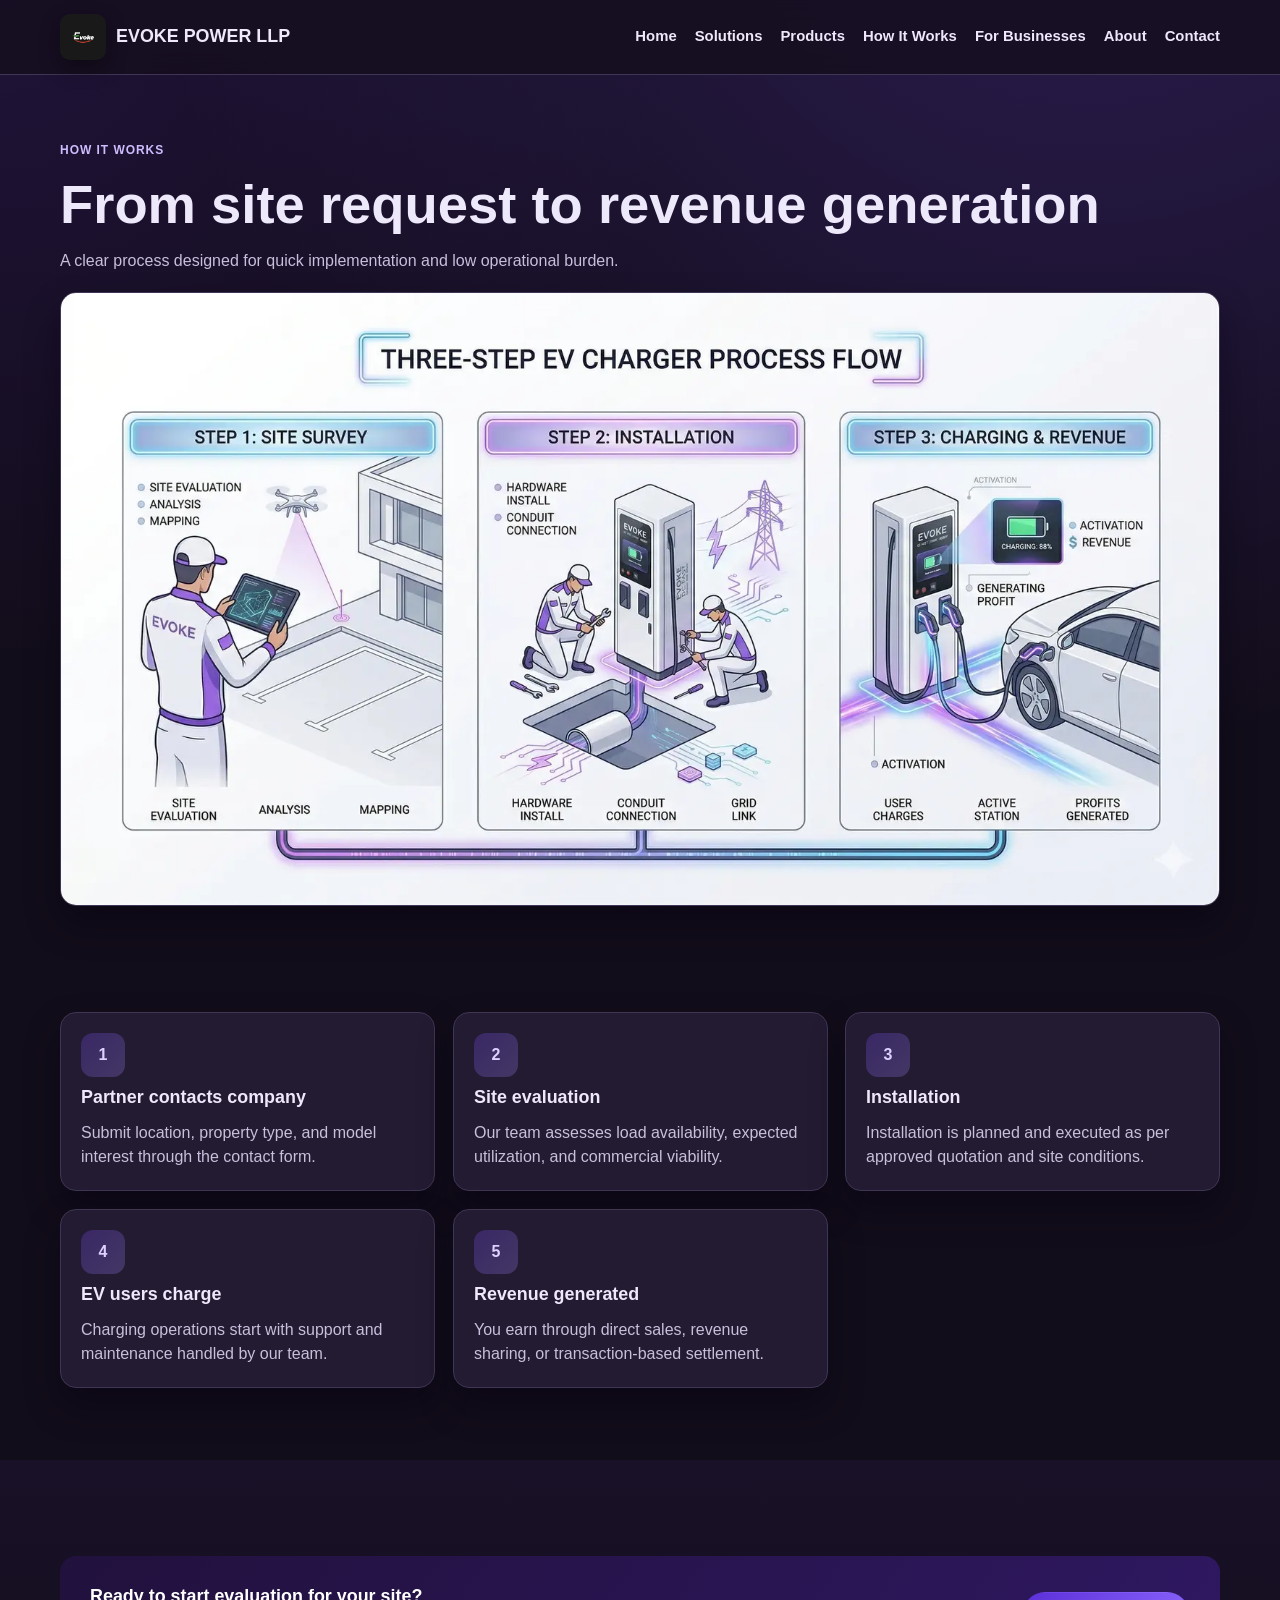
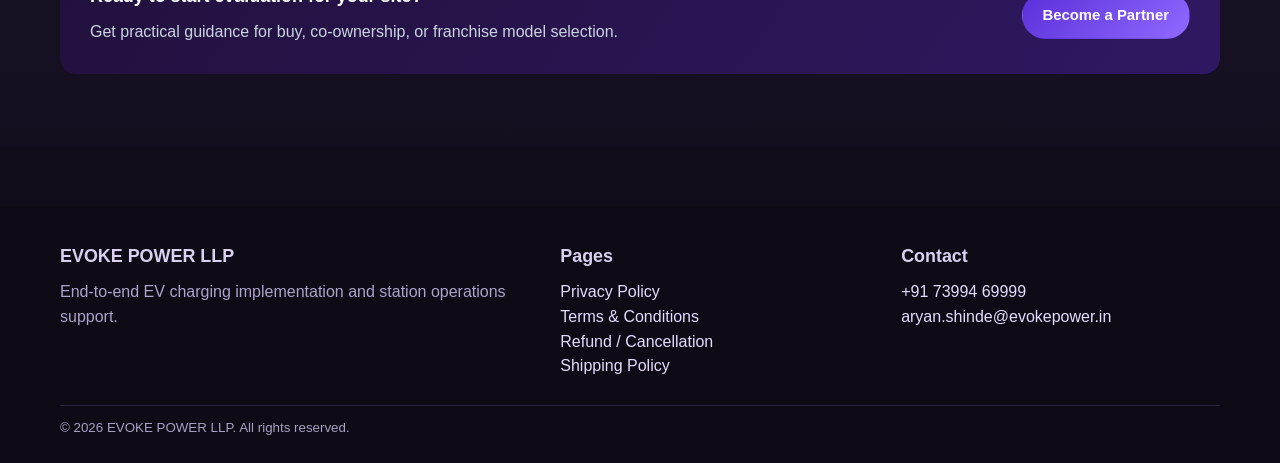
<file: how-it-works.html>
<!DOCTYPE html>
<html lang="en"><head><meta charset="UTF-8"><meta name="viewport" content="width=device-width, initial-scale=1.0"><title>How It Works | EVOKE POWER LLP</title><meta name="description" content="Understand the EVOKE POWER LLP delivery flow from site evaluation to installation and revenue generation."><link rel="stylesheet" href="assets/site.css"></head><body>
<header class="nav"><div class="container nav-inner"><a href="index.html" class="brand"><img src="assets/logo.png" alt="EVOKE POWER LLP logo" class="brand-logo">EVOKE POWER LLP</a><button id="menuBtn" class="menu-btn" type="button">Menu</button><nav id="navLinks" class="nav-links"><a href="index.html">Home</a><a href="solutions.html">Solutions</a><a href="products.html">Products</a><a href="how-it-works.html">How It Works</a><a href="businesses.html">For Businesses</a><a href="about.html">About</a><a href="contact.html">Contact</a></nav></div></header>
<main>
<section class="page-hero"><div class="container"><span class="eyebrow">How It Works</span><h1>From site request to revenue generation</h1><p>A clear process designed for quick implementation and low operational burden.</p><div class="page-media"><img src="assets/ev-page-1.webp" alt="Flow from inquiry to site survey, installation, charging launch, and revenue"></div></div></section>
<section class="section"><div class="container grid-3">
<article class="card"><div class="icon-chip">1</div><h3>Partner contacts company</h3><p>Submit location, property type, and model interest through the contact form.</p></article>
<article class="card"><div class="icon-chip">2</div><h3>Site evaluation</h3><p>Our team assesses load availability, expected utilization, and commercial viability.</p></article>
<article class="card"><div class="icon-chip">3</div><h3>Installation</h3><p>Installation is planned and executed as per approved quotation and site conditions.</p></article>
<article class="card"><div class="icon-chip">4</div><h3>EV users charge</h3><p>Charging operations start with support and maintenance handled by our team.</p></article>
<article class="card"><div class="icon-chip">5</div><h3>Revenue generated</h3><p>You earn through direct sales, revenue sharing, or transaction-based settlement.</p></article>
</div></section>
<section class="section section-alt"><div class="container cta-band"><div><h3>Ready to start evaluation for your site?</h3><p>Get practical guidance for buy, co-ownership, or franchise model selection.</p></div><a class="btn btn-primary" href="contact.html">Become a Partner</a></div></section>
</main>
<footer class="footer"><div class="container footer-top"><div><h3>EVOKE POWER LLP</h3><p>End-to-end EV charging implementation and station operations support.</p></div><div><h3>Pages</h3><p><a href="privacy.html">Privacy Policy</a><br><a href="terms.html">Terms & Conditions</a><br><a href="refund-cancellation.html">Refund / Cancellation</a><br><a href="shipping-policy.html">Shipping Policy</a></p></div><div><h3>Contact</h3><p><a href="tel:+917399469999">+91 73994 69999</a><br><a href="mailto:aryan.shinde@evokepower.in">aryan.shinde@evokepower.in</a></p></div></div><div class="container"><small>© 2026 EVOKE POWER LLP. All rights reserved.</small></div></footer>
<script src="assets/site.js"></script>
</body></html>
</file>
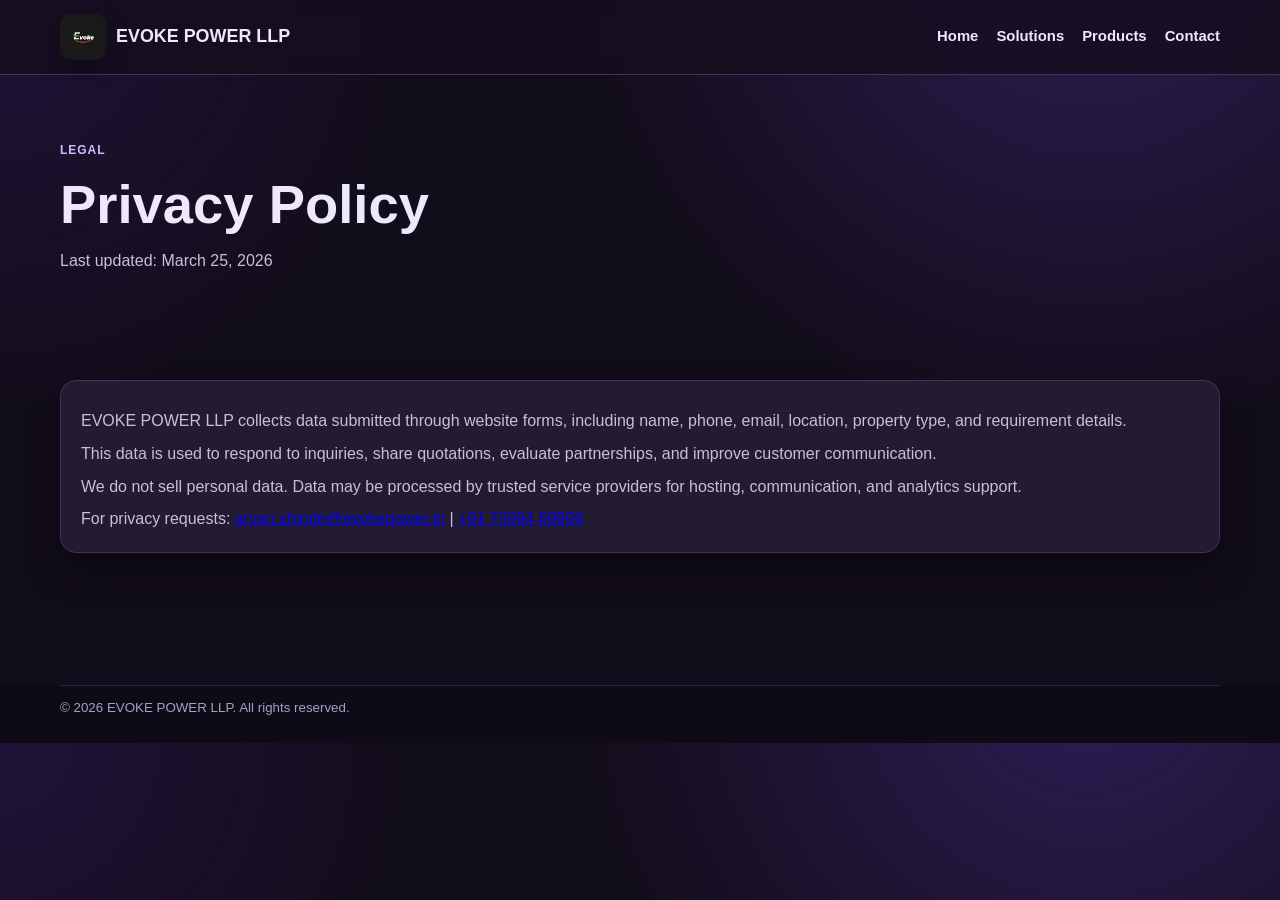
<file: privacy.html>
<!DOCTYPE html>
<html lang="en">
<head>
  <meta charset="UTF-8">
  <meta name="viewport" content="width=device-width, initial-scale=1.0">
  <title>Privacy Policy | EVOKE POWER LLP</title>
  <meta name="description" content="Privacy policy for EVOKE POWER LLP website and lead forms.">
  <link rel="stylesheet" href="assets/site.css">
</head>
<body>
  <header class="nav">
    <div class="container nav-inner">
      <a href="index.html" class="brand"><img src="assets/logo.png" alt="EVOKE POWER LLP logo" class="brand-logo">EVOKE POWER LLP</a>
      <button id="menuBtn" class="menu-btn" type="button">Menu</button>
      <nav id="navLinks" class="nav-links">
        <a href="index.html">Home</a>
        <a href="solutions.html">Solutions</a>
        <a href="products.html">Products</a>
        <a href="contact.html">Contact</a>
      </nav>
    </div>
  </header>

  <main>
    <section class="page-hero">
      <div class="container">
        <span class="eyebrow">Legal</span>
        <h1>Privacy Policy</h1>
        <p>Last updated: March 25, 2026</p>
      </div>
    </section>

    <section class="section">
      <div class="container card">
        <p>EVOKE POWER LLP collects data submitted through website forms, including name, phone, email, location, property type, and requirement details.</p>
        <p class="mt-12">This data is used to respond to inquiries, share quotations, evaluate partnerships, and improve customer communication.</p>
        <p class="mt-12">We do not sell personal data. Data may be processed by trusted service providers for hosting, communication, and analytics support.</p>
        <p class="mt-12">For privacy requests: <a href="mailto:aryan.shinde@evokepower.in">aryan.shinde@evokepower.in</a> | <a href="tel:+917399469999">+91 73994 69999</a></p>
      </div>
    </section>
  </main>

  <footer class="footer">
    <div class="container"><small>© 2026 EVOKE POWER LLP. All rights reserved.</small></div>
  </footer>

  <script src="assets/site.js"></script>
</body>
</html>
</file>
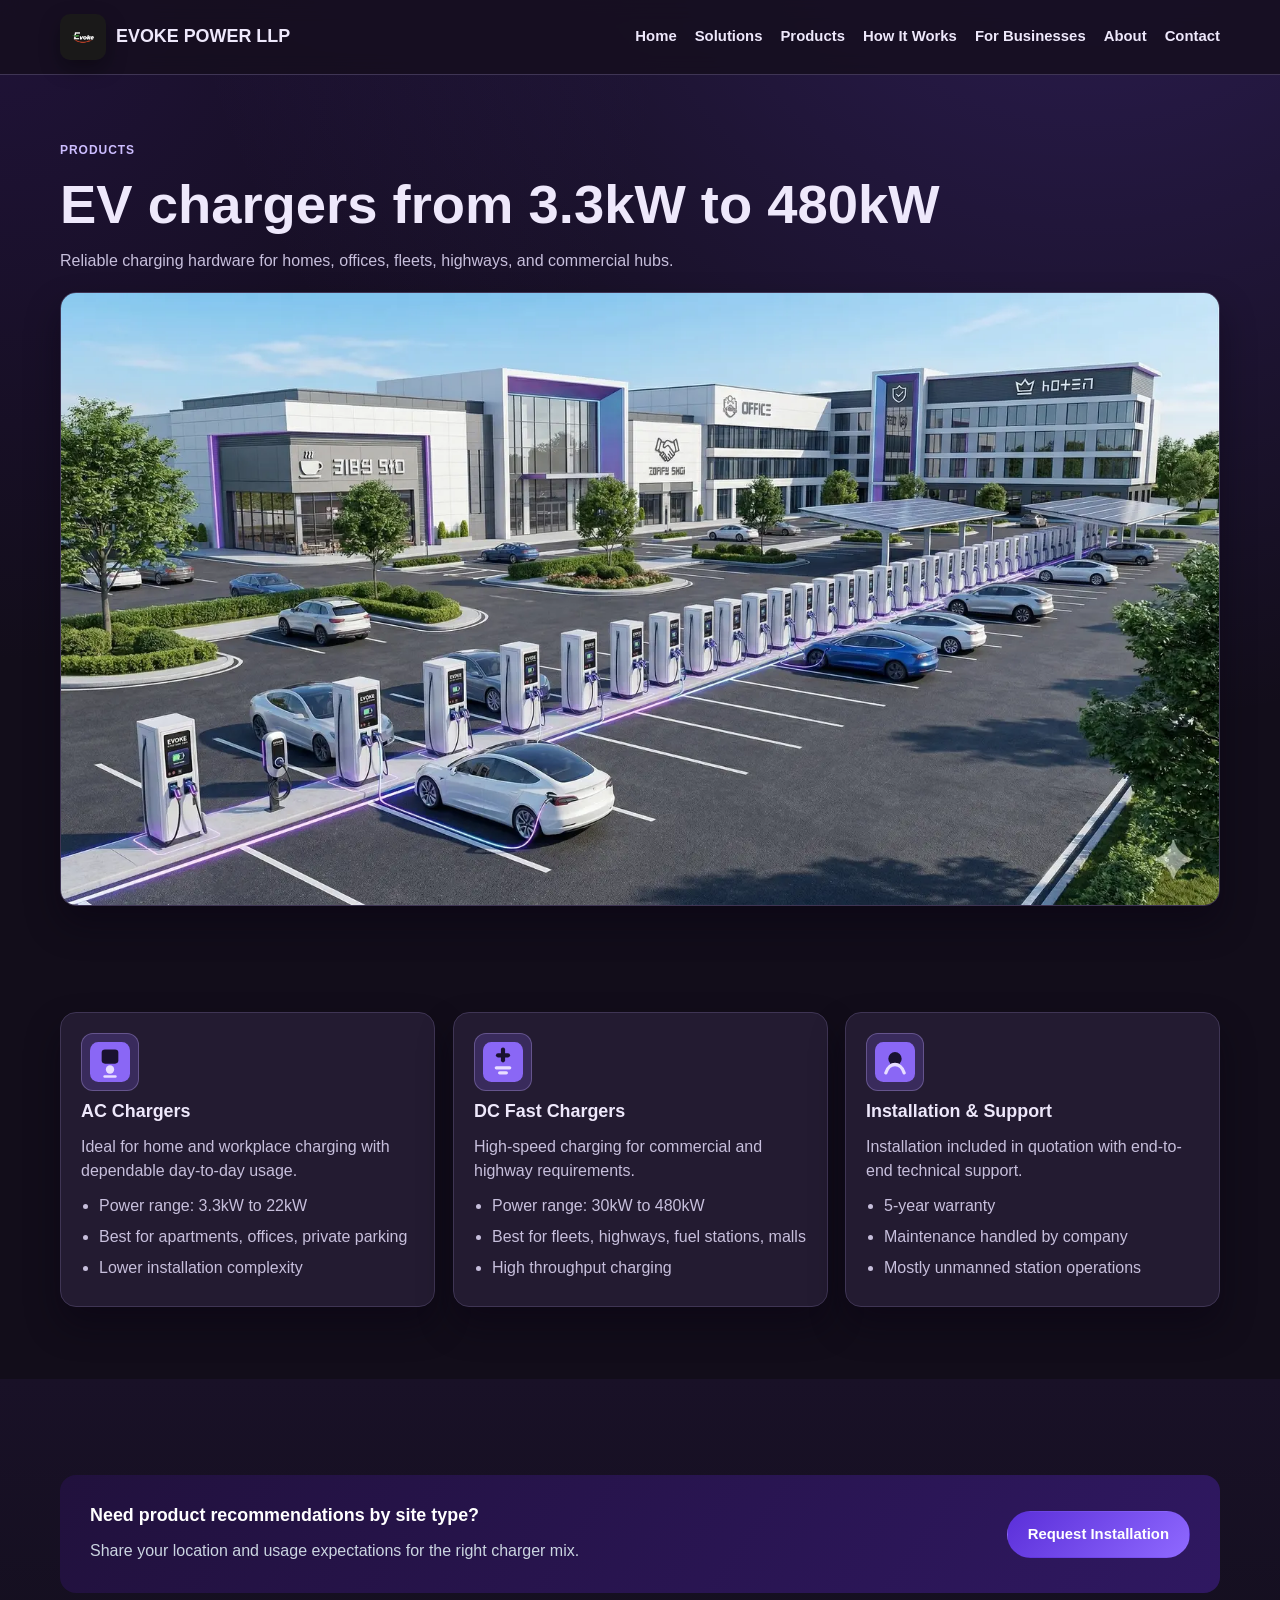
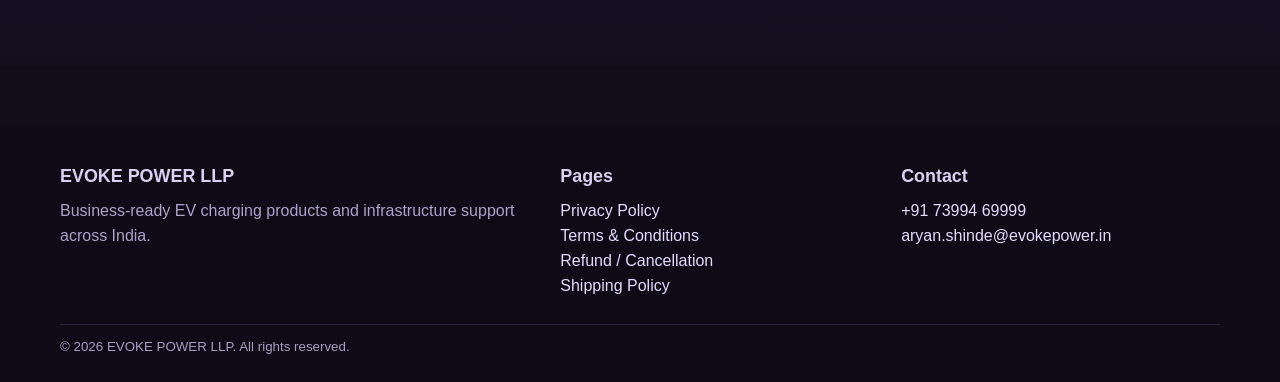
<file: products.html>
<!DOCTYPE html>
<html lang="en">
<head>
  <meta charset="UTF-8"><meta name="viewport" content="width=device-width, initial-scale=1.0">
  <title>Products | EVOKE POWER LLP</title>
  <meta name="description" content="EV charger product range from 3.3kW to 480kW including AC and DC fast charging solutions.">
  <link rel="stylesheet" href="assets/site.css">
</head>
<body>
<header class="nav"><div class="container nav-inner"><a href="index.html" class="brand"><img src="assets/logo.png" alt="EVOKE POWER LLP logo" class="brand-logo">EVOKE POWER LLP</a><button id="menuBtn" class="menu-btn" type="button">Menu</button><nav id="navLinks" class="nav-links"><a href="index.html">Home</a><a href="solutions.html">Solutions</a><a href="products.html">Products</a><a href="how-it-works.html">How It Works</a><a href="businesses.html">For Businesses</a><a href="about.html">About</a><a href="contact.html">Contact</a></nav></div></header>
<main>
<section class="page-hero"><div class="container"><span class="eyebrow">Products</span><h1>EV chargers from 3.3kW to 480kW</h1><p>Reliable charging hardware for homes, offices, fleets, highways, and commercial hubs.</p><div class="page-media"><img src="assets/ev-page-3.webp" alt="EV charger portfolio and deployment visual"></div></div></section>
<section class="section"><div class="container grid-3">
<article class="card"><div class="icon-chip icon-chip-image"><img src="assets/icon-ac.svg" alt="AC charger icon"></div><h3>AC Chargers</h3><p>Ideal for home and workplace charging with dependable day-to-day usage.</p><ul class="bullets"><li>Power range: 3.3kW to 22kW</li><li>Best for apartments, offices, private parking</li><li>Lower installation complexity</li></ul></article>
<article class="card"><div class="icon-chip icon-chip-image"><img src="assets/icon-dc.svg" alt="DC fast charger icon"></div><h3>DC Fast Chargers</h3><p>High-speed charging for commercial and highway requirements.</p><ul class="bullets"><li>Power range: 30kW to 480kW</li><li>Best for fleets, highways, fuel stations, malls</li><li>High throughput charging</li></ul></article>
<article class="card"><div class="icon-chip icon-chip-image"><img src="assets/icon-ops.svg" alt="Operations and support icon"></div><h3>Installation & Support</h3><p>Installation included in quotation with end-to-end technical support.</p><ul class="bullets"><li>5-year warranty</li><li>Maintenance handled by company</li><li>Mostly unmanned station operations</li></ul></article>
</div></section>
<section class="section section-alt"><div class="container cta-band"><div><h3>Need product recommendations by site type?</h3><p>Share your location and usage expectations for the right charger mix.</p></div><a class="btn btn-primary" href="contact.html">Request Installation</a></div></section>
</main>
<footer class="footer"><div class="container footer-top"><div><h3>EVOKE POWER LLP</h3><p>Business-ready EV charging products and infrastructure support across India.</p></div><div><h3>Pages</h3><p><a href="privacy.html">Privacy Policy</a><br><a href="terms.html">Terms & Conditions</a><br><a href="refund-cancellation.html">Refund / Cancellation</a><br><a href="shipping-policy.html">Shipping Policy</a></p></div><div><h3>Contact</h3><p><a href="tel:+917399469999">+91 73994 69999</a><br><a href="mailto:aryan.shinde@evokepower.in">aryan.shinde@evokepower.in</a></p></div></div><div class="container"><small>© 2026 EVOKE POWER LLP. All rights reserved.</small></div></footer>
<script src="assets/site.js"></script>
</body></html>
</file>
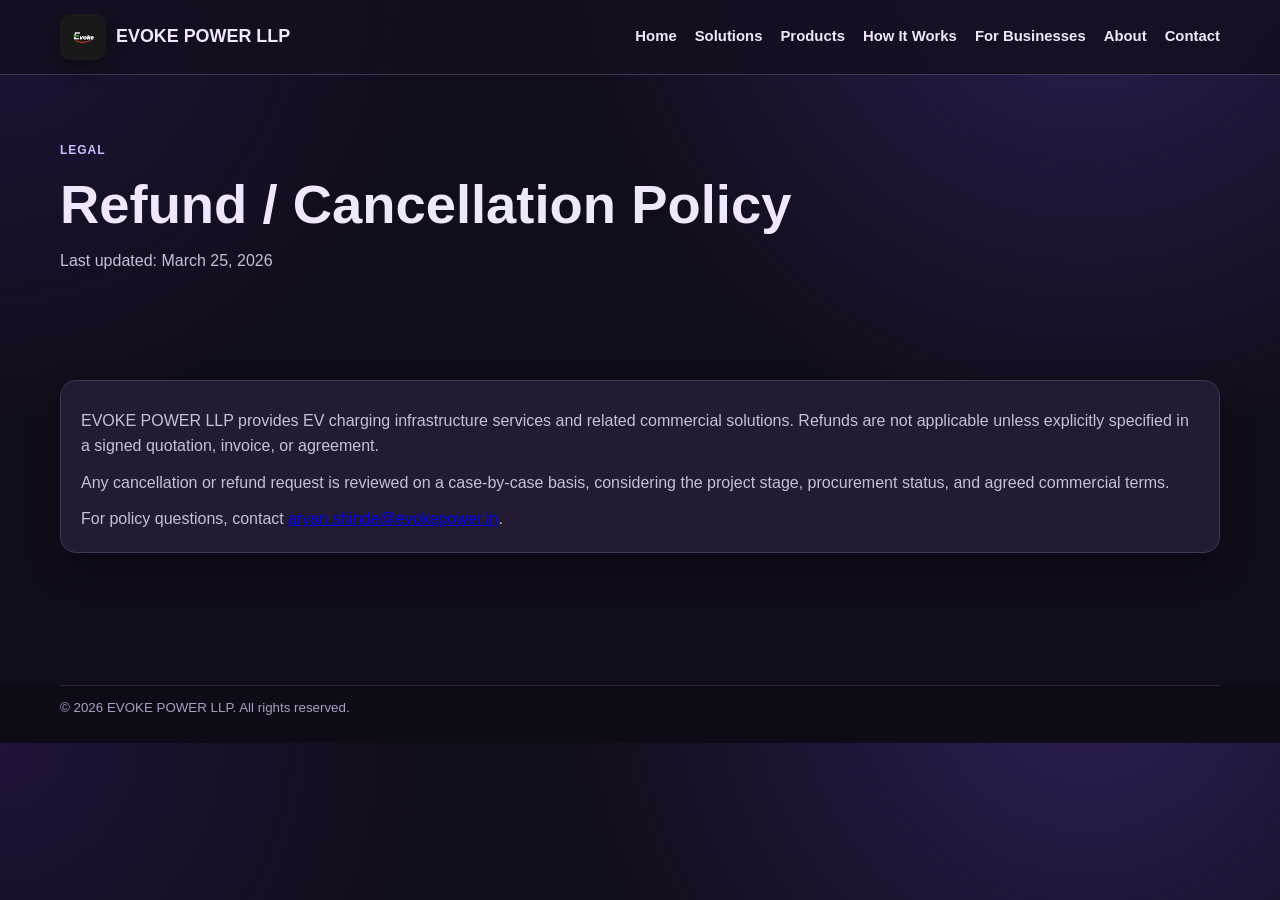
<file: refund-cancellation.html>
<!DOCTYPE html>
<html lang="en"><head><meta charset="UTF-8"><meta name="viewport" content="width=device-width, initial-scale=1.0"><title>Refund / Cancellation Policy | EVOKE POWER LLP</title><meta name="description" content="Refund and cancellation policy for EVOKE POWER LLP services."><link rel="stylesheet" href="assets/site.css"></head><body>
<header class="nav"><div class="container nav-inner"><a href="index.html" class="brand"><img src="assets/logo.png" alt="EVOKE POWER LLP logo" class="brand-logo">EVOKE POWER LLP</a><button id="menuBtn" class="menu-btn" type="button">Menu</button><nav id="navLinks" class="nav-links"><a href="index.html">Home</a><a href="solutions.html">Solutions</a><a href="products.html">Products</a><a href="how-it-works.html">How It Works</a><a href="businesses.html">For Businesses</a><a href="about.html">About</a><a href="contact.html">Contact</a></nav></div></header>
<main><section class="page-hero"><div class="container"><span class="eyebrow">Legal</span><h1>Refund / Cancellation Policy</h1><p>Last updated: March 25, 2026</p></div></section><section class="section"><div class="container card"><p>EVOKE POWER LLP provides EV charging infrastructure services and related commercial solutions. Refunds are not applicable unless explicitly specified in a signed quotation, invoice, or agreement.</p><p style="margin-top:12px;">Any cancellation or refund request is reviewed on a case-by-case basis, considering the project stage, procurement status, and agreed commercial terms.</p><p style="margin-top:12px;">For policy questions, contact <a href="mailto:aryan.shinde@evokepower.in">aryan.shinde@evokepower.in</a>.</p></div></section></main>
<footer class="footer"><div class="container"><small>© 2026 EVOKE POWER LLP. All rights reserved.</small></div></footer>
<script src="assets/site.js"></script>
</body></html>
</file>
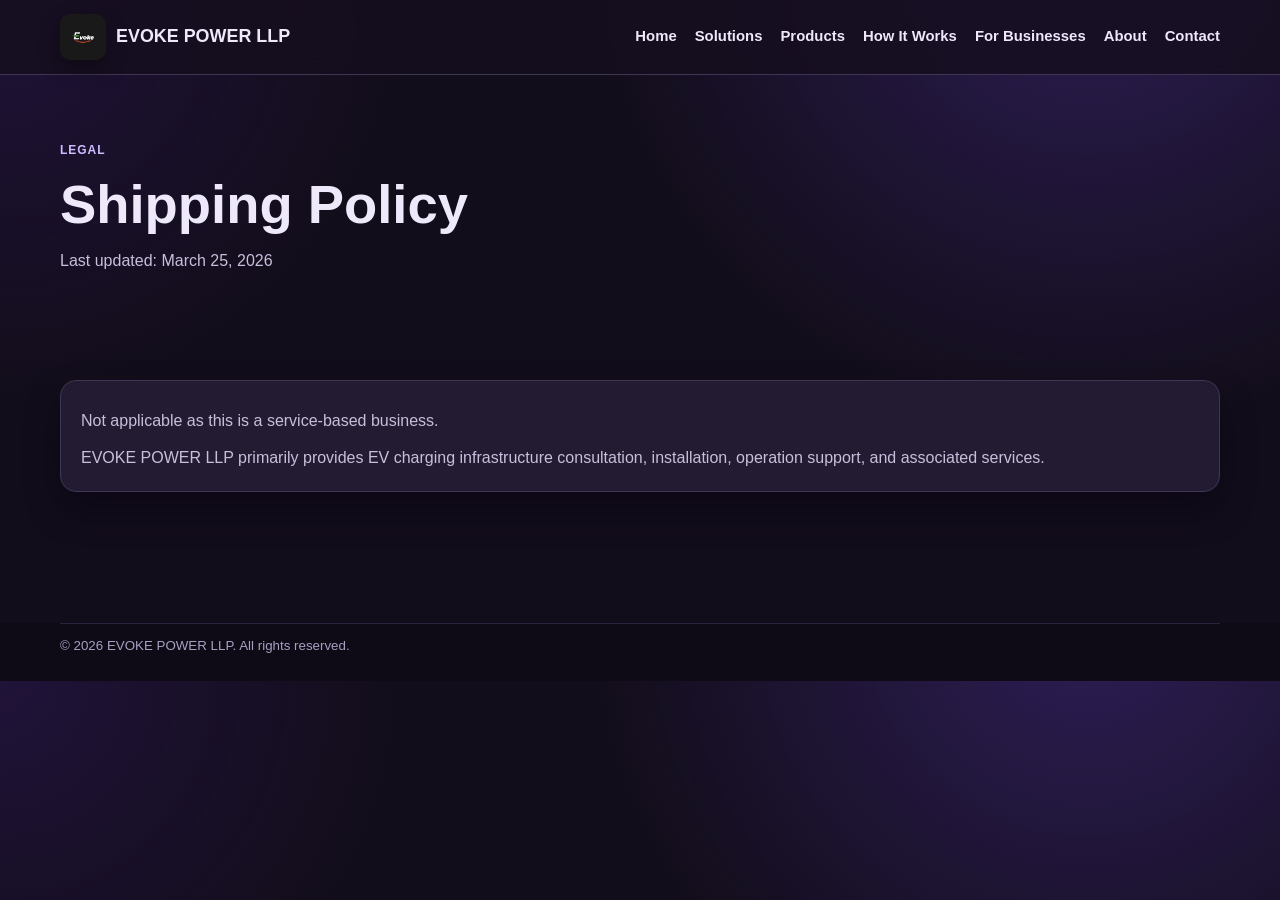
<file: shipping-policy.html>
<!DOCTYPE html>
<html lang="en"><head><meta charset="UTF-8"><meta name="viewport" content="width=device-width, initial-scale=1.0"><title>Shipping Policy | EVOKE POWER LLP</title><meta name="description" content="Shipping policy for EVOKE POWER LLP."><link rel="stylesheet" href="assets/site.css"></head><body>
<header class="nav"><div class="container nav-inner"><a href="index.html" class="brand"><img src="assets/logo.png" alt="EVOKE POWER LLP logo" class="brand-logo">EVOKE POWER LLP</a><button id="menuBtn" class="menu-btn" type="button">Menu</button><nav id="navLinks" class="nav-links"><a href="index.html">Home</a><a href="solutions.html">Solutions</a><a href="products.html">Products</a><a href="how-it-works.html">How It Works</a><a href="businesses.html">For Businesses</a><a href="about.html">About</a><a href="contact.html">Contact</a></nav></div></header>
<main><section class="page-hero"><div class="container"><span class="eyebrow">Legal</span><h1>Shipping Policy</h1><p>Last updated: March 25, 2026</p></div></section><section class="section"><div class="container card"><p>Not applicable as this is a service-based business.</p><p style="margin-top:12px;">EVOKE POWER LLP primarily provides EV charging infrastructure consultation, installation, operation support, and associated services.</p></div></section></main>
<footer class="footer"><div class="container"><small>© 2026 EVOKE POWER LLP. All rights reserved.</small></div></footer>
<script src="assets/site.js"></script>
</body></html>
</file>
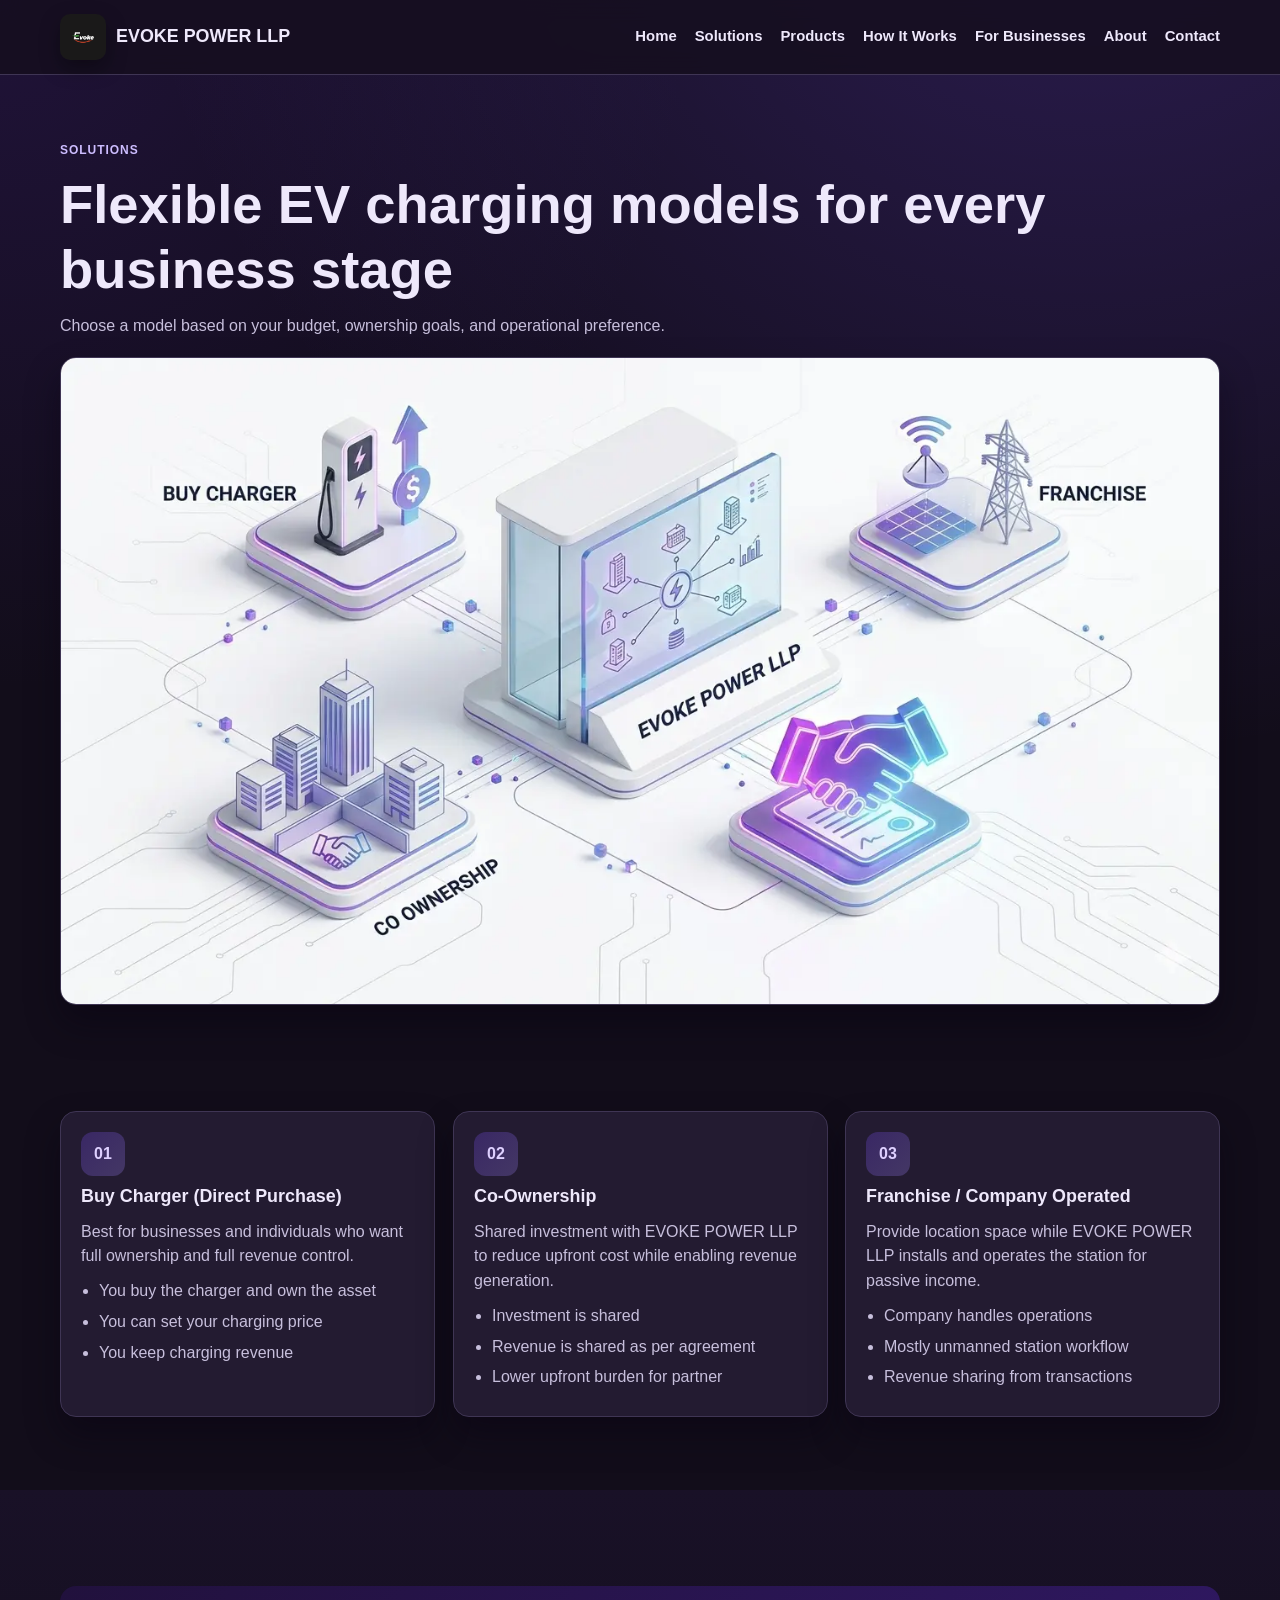
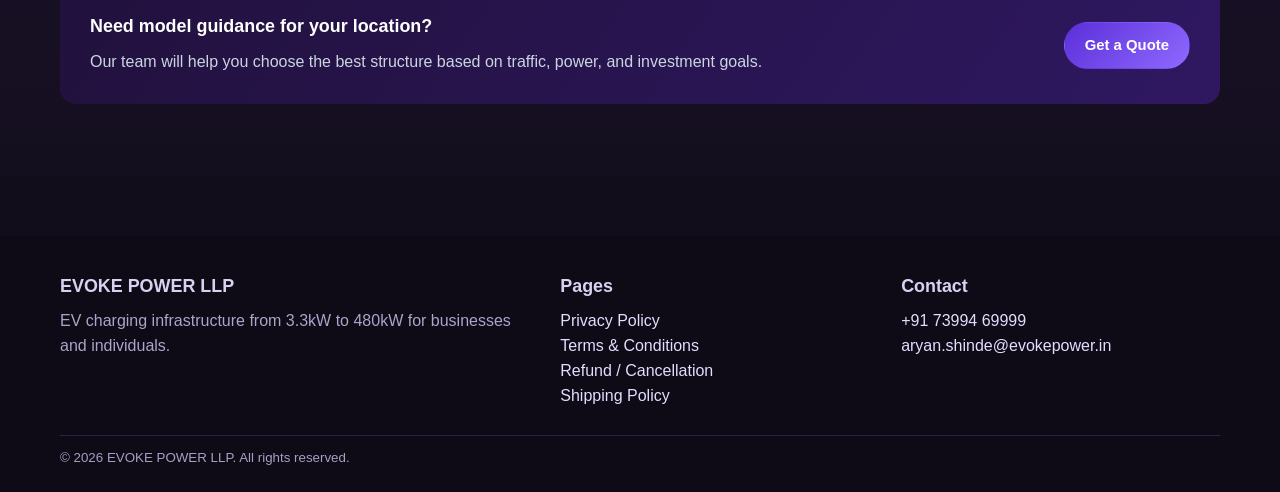
<file: solutions.html>
<!DOCTYPE html>
<html lang="en">
<head>
  <meta charset="UTF-8">
  <meta name="viewport" content="width=device-width, initial-scale=1.0">
  <title>Solutions | EVOKE POWER LLP</title>
  <meta name="description" content="Explore EVOKE POWER LLP business models: Direct Purchase, Co-Ownership, and Franchise for EV charging infrastructure.">
  <link rel="stylesheet" href="assets/site.css">
</head>
<body>
  <header class="nav">
    <div class="container nav-inner">
      <a href="index.html" class="brand"><img src="assets/logo.png" alt="EVOKE POWER LLP logo" class="brand-logo">EVOKE POWER LLP</a>
      <button id="menuBtn" class="menu-btn" type="button">Menu</button>
      <nav id="navLinks" class="nav-links">
        <a href="index.html">Home</a><a href="solutions.html">Solutions</a><a href="products.html">Products</a><a href="how-it-works.html">How It Works</a><a href="businesses.html">For Businesses</a><a href="about.html">About</a><a href="contact.html">Contact</a>
      </nav>
    </div>
  </header>

  <main>
    <section class="page-hero">
      <div class="container">
        <span class="eyebrow">Solutions</span>
        <h1>Flexible EV charging models for every business stage</h1>
        <p>Choose a model based on your budget, ownership goals, and operational preference.</p>
        <div class="page-media">
          <img src="assets/ev-page-2.webp" alt="EV business model visual">
        </div>
      </div>
    </section>

    <section class="section">
      <div class="container grid-3">
        <article class="card">
          <div class="icon-chip">01</div>
          <h3>Buy Charger (Direct Purchase)</h3>
          <p>Best for businesses and individuals who want full ownership and full revenue control.</p>
          <ul class="bullets">
            <li>You buy the charger and own the asset</li>
            <li>You can set your charging price</li>
            <li>You keep charging revenue</li>
          </ul>
        </article>
        <article class="card">
          <div class="icon-chip">02</div>
          <h3>Co-Ownership</h3>
          <p>Shared investment with EVOKE POWER LLP to reduce upfront cost while enabling revenue generation.</p>
          <ul class="bullets">
            <li>Investment is shared</li>
            <li>Revenue is shared as per agreement</li>
            <li>Lower upfront burden for partner</li>
          </ul>
        </article>
        <article class="card">
          <div class="icon-chip">03</div>
          <h3>Franchise / Company Operated</h3>
          <p>Provide location space while EVOKE POWER LLP installs and operates the station for passive income.</p>
          <ul class="bullets">
            <li>Company handles operations</li>
            <li>Mostly unmanned station workflow</li>
            <li>Revenue sharing from transactions</li>
          </ul>
        </article>
      </div>
    </section>

    <section class="section section-alt">
      <div class="container cta-band">
        <div>
          <h3>Need model guidance for your location?</h3>
          <p>Our team will help you choose the best structure based on traffic, power, and investment goals.</p>
        </div>
        <a class="btn btn-primary" href="contact.html">Get a Quote</a>
      </div>
    </section>
  </main>

  <footer class="footer">
    <div class="container footer-top">
      <div><h3>EVOKE POWER LLP</h3><p>EV charging infrastructure from 3.3kW to 480kW for businesses and individuals.</p></div>
      <div><h3>Pages</h3><p><a href="privacy.html">Privacy Policy</a><br><a href="terms.html">Terms & Conditions</a><br><a href="refund-cancellation.html">Refund / Cancellation</a><br><a href="shipping-policy.html">Shipping Policy</a></p></div>
      <div><h3>Contact</h3><p><a href="tel:+917399469999">+91 73994 69999</a><br><a href="mailto:aryan.shinde@evokepower.in">aryan.shinde@evokepower.in</a></p></div>
    </div>
    <div class="container"><small>© 2026 EVOKE POWER LLP. All rights reserved.</small></div>
  </footer>
  <script src="assets/site.js"></script>
</body>
</html>
</file>
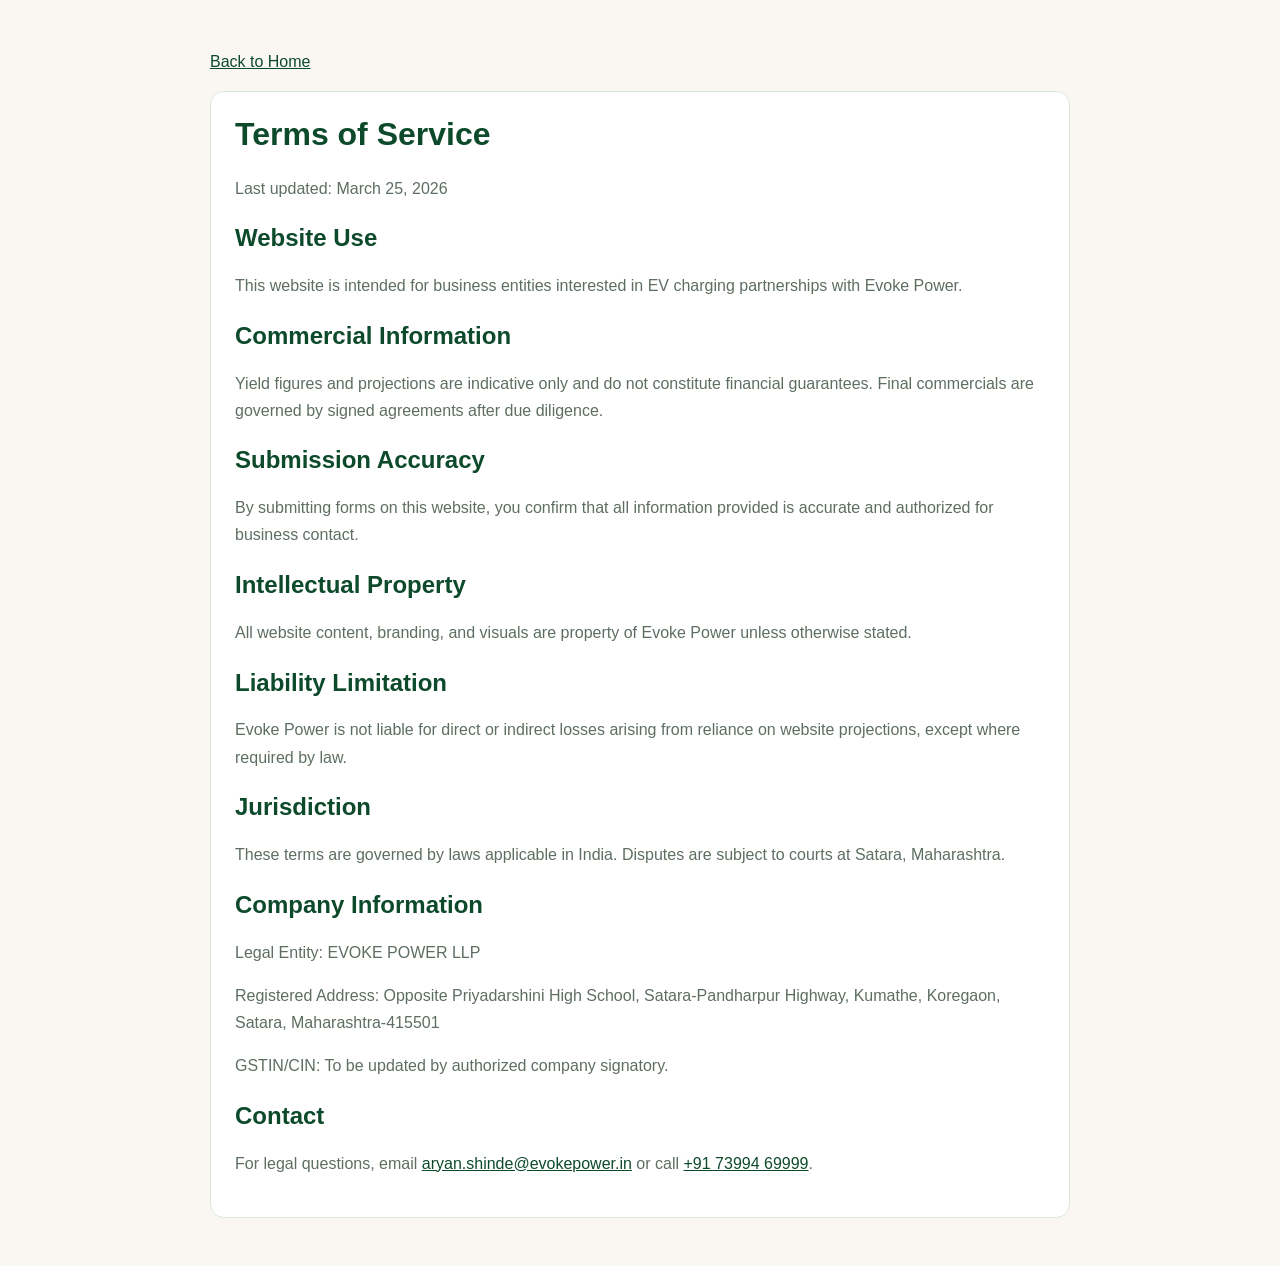
<file: terms.html>
<!DOCTYPE html>
<html lang="en">
<head>
  <meta charset="UTF-8">
  <meta name="viewport" content="width=device-width, initial-scale=1.0">
  <title>Terms of Service | Evoke Power</title>
  <meta name="description" content="Terms of Service for using Evoke Power website and submitting partnership inquiries.">
  <link rel="canonical" href="https://www.evokepower.in/terms.html">
  <style>
    :root { --bg:#faf7f2; --card:#fff; --text:#2d3d30; --muted:#5e6e61; --forest:#0d4a2b; --border:#dde8dd; }
    * { box-sizing:border-box; }
    body { margin:0; font-family: Arial, sans-serif; background:var(--bg); color:var(--text); }
    .wrap { max-width: 900px; margin: 0 auto; padding: 2rem 1.25rem 3rem; }
    .card { background:var(--card); border:1px solid var(--border); border-radius:14px; padding:1.5rem; }
    h1 { margin-top:0; color:var(--forest); }
    h2 { margin-top:1.4rem; color:var(--forest); }
    p, li { line-height:1.7; color:var(--muted); }
    a { color:var(--forest); }
  </style>
</head>
<body>
  <div class="wrap">
    <p><a href="/">Back to Home</a></p>
    <div class="card">
      <h1>Terms of Service</h1>
      <p>Last updated: March 25, 2026</p>

      <h2>Website Use</h2>
      <p>This website is intended for business entities interested in EV charging partnerships with Evoke Power.</p>

      <h2>Commercial Information</h2>
      <p>Yield figures and projections are indicative only and do not constitute financial guarantees. Final commercials are governed by signed agreements after due diligence.</p>

      <h2>Submission Accuracy</h2>
      <p>By submitting forms on this website, you confirm that all information provided is accurate and authorized for business contact.</p>

      <h2>Intellectual Property</h2>
      <p>All website content, branding, and visuals are property of Evoke Power unless otherwise stated.</p>

      <h2>Liability Limitation</h2>
      <p>Evoke Power is not liable for direct or indirect losses arising from reliance on website projections, except where required by law.</p>

      <h2>Jurisdiction</h2>
      <p>These terms are governed by laws applicable in India. Disputes are subject to courts at Satara, Maharashtra.</p>

      <h2>Company Information</h2>
      <p>Legal Entity: EVOKE POWER LLP</p>
      <p>Registered Address: Opposite Priyadarshini High School, Satara-Pandharpur Highway, Kumathe, Koregaon, Satara, Maharashtra-415501</p>
      <p>GSTIN/CIN: To be updated by authorized company signatory.</p>

      <h2>Contact</h2>
      <p>For legal questions, email <a href="mailto:aryan.shinde@evokepower.in">aryan.shinde@evokepower.in</a> or call <a href="tel:+917399469999">+91 73994 69999</a>.</p>
    </div>
  </div>
</body>
</html>
</file>
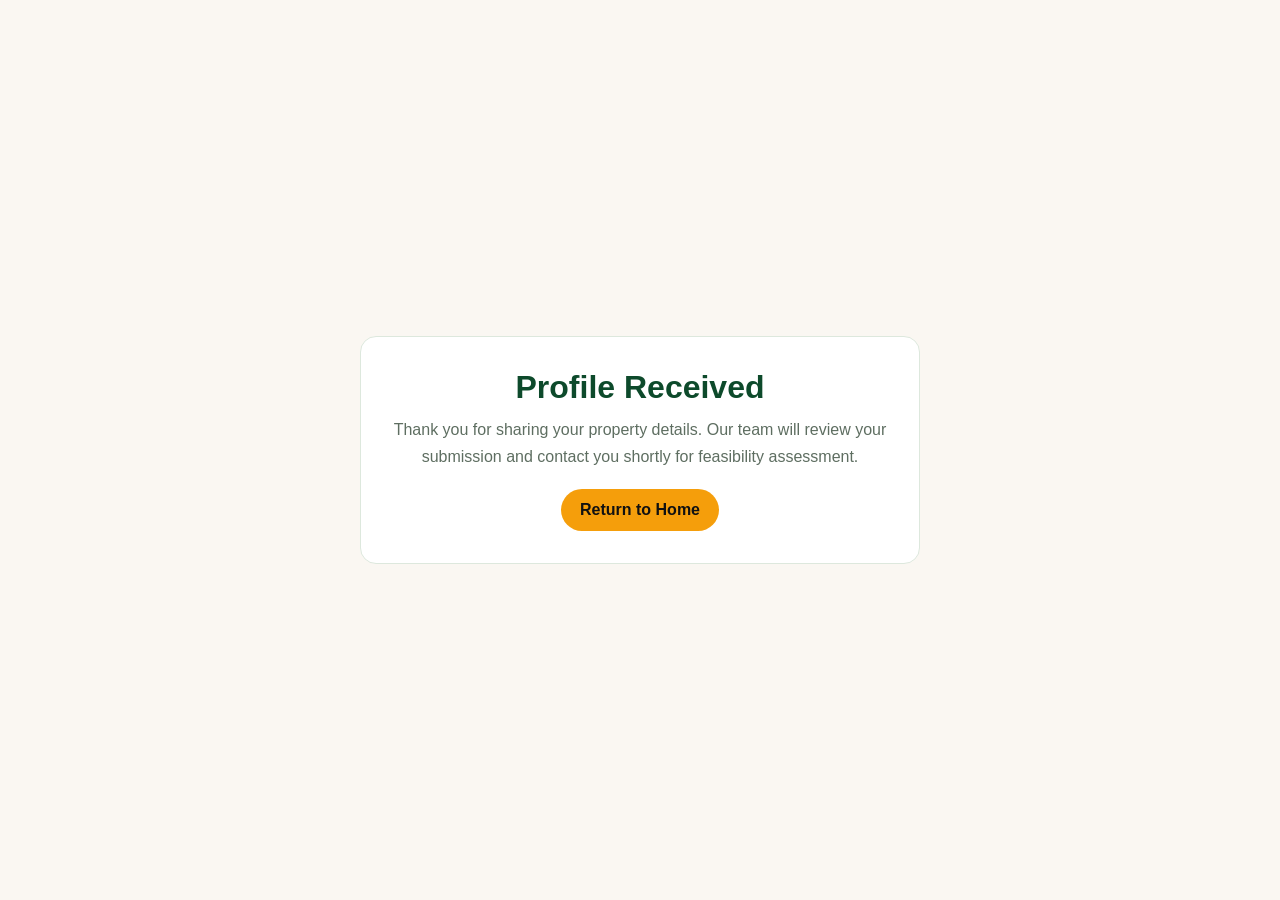
<file: thank-you.html>
<!DOCTYPE html>
<html lang="en">
<head>
  <meta charset="UTF-8">
  <meta name="viewport" content="width=device-width, initial-scale=1.0">
  <title>Thank You | Evoke Power</title>
  <meta name="description" content="Thank you for submitting your EV charging partnership inquiry.">
  <meta name="robots" content="noindex,nofollow">
  <style>
    :root { --bg:#faf7f2; --card:#fff; --text:#2d3d30; --muted:#5e6e61; --forest:#0d4a2b; --amber:#f59e0b; --border:#dde8dd; }
    * { box-sizing:border-box; }
    body { margin:0; font-family: Arial, sans-serif; background:var(--bg); color:var(--text); min-height:100vh; display:flex; align-items:center; justify-content:center; padding:1.25rem; }
    .card { max-width: 560px; width:100%; background:var(--card); border:1px solid var(--border); border-radius:16px; padding:2rem; text-align:center; }
    h1 { margin:0 0 0.6rem; color:var(--forest); }
    p { color:var(--muted); line-height:1.7; margin:0 0 1.2rem; }
    a { display:inline-block; background:var(--amber); color:#111; text-decoration:none; font-weight:700; padding:0.75rem 1.2rem; border-radius:999px; }
  </style>
</head>
<body>
  <div class="card">
    <h1>Profile Received</h1>
    <p>Thank you for sharing your property details. Our team will review your submission and contact you shortly for feasibility assessment.</p>
    <a href="/">Return to Home</a>
  </div>
</body>
</html>
</file>
<file: assets/site.css>
:root {
  --bg: #120d1a;
  --bg-alt: #1a1326;
  --surface: #231b31;
  --text: #eee8fb;
  --muted: #c7bfdc;
  --accent: #a58bff;
  --accent-dark: #cdbdff;
  --blue: #7c4dff;
  --line: #3f3554;
  --radius: 16px;
  --shadow: 0 18px 34px rgba(7, 3, 16, 0.42);
}

* { box-sizing: border-box; }
html, body { margin: 0; padding: 0; }
body {
  font-family: "Inter", "Segoe UI", Arial, sans-serif;
  color: var(--text);
  background: radial-gradient(circle at 85% -10%, rgba(124, 77, 255, 0.26), transparent 38%),
              radial-gradient(circle at 0% 0%, rgba(47, 25, 90, 0.48), transparent 28%),
              var(--bg);
  line-height: 1.55;
}

.container { width: min(1160px, 92%); margin: 0 auto; }
.section { padding: 72px 0; }
.section-alt { background: linear-gradient(180deg, #191127 0%, #140f1f 100%); }
.eyebrow {
  display: inline-block;
  font-size: 12px;
  letter-spacing: 0.08em;
  text-transform: uppercase;
  color: var(--accent-dark);
  font-weight: 700;
  margin-bottom: 12px;
}

h1, h2, h3 { margin: 0 0 12px; line-height: 1.2; }
h1 { font-size: clamp(2rem, 4.5vw, 3.4rem); }
h2 { font-size: clamp(1.5rem, 3vw, 2.3rem); }
h3 { font-size: 1.12rem; }
p { color: var(--muted); margin: 0; }

.nav {
  position: sticky;
  top: 0;
  z-index: 50;
  -webkit-backdrop-filter: blur(10px);
  backdrop-filter: blur(10px);
  background: rgba(21, 15, 31, 0.86);
  border-bottom: 1px solid var(--line);
}
.nav-inner {
  min-height: 74px;
  display: flex;
  align-items: center;
  justify-content: space-between;
  gap: 20px;
}
.brand {
  text-decoration: none;
  color: var(--text);
  font-weight: 800;
  font-size: 1.12rem;
  display: inline-flex;
  align-items: center;
  gap: 10px;
}
.brand-logo {
  width: 46px;
  height: 46px;
  object-fit: cover;
  border-radius: 10px;
  box-shadow: 0 8px 20px rgba(0, 0, 0, 0.35);
}
.brand-dot {
  width: 28px;
  height: 28px;
  border-radius: 8px;
  background: linear-gradient(135deg, var(--blue), var(--accent));
}
.nav-links { display: flex; gap: 18px; align-items: center; }
.nav-links a {
  text-decoration: none;
  color: #eee8fb;
  font-size: 0.93rem;
  font-weight: 600;
}
.menu-btn { display: none; }

.btn {
  display: inline-flex;
  align-items: center;
  justify-content: center;
  gap: 8px;
  border-radius: 999px;
  padding: 11px 20px;
  text-decoration: none;
  font-weight: 700;
  font-size: 0.93rem;
  border: 1px solid transparent;
}
.btn-primary {
  background: linear-gradient(135deg, #5b2fd9, #8f69ff);
  color: white;
}
.btn-secondary {
  color: #e9ddff;
  border-color: #7f65b9;
  background: rgba(124, 77, 255, 0.14);
}

.hero {
  padding: 84px 0 64px;
}
.hero-grid {
  display: grid;
  grid-template-columns: 1.15fr 0.85fr;
  gap: 40px;
  align-items: center;
}
.hero-card {
  background: var(--surface);
  border: 1px solid var(--line);
  border-radius: var(--radius);
  box-shadow: var(--shadow);
  padding: 26px;
  position: relative;
  overflow: hidden;
}
.hero-card::before {
  content: "";
  position: absolute;
  inset: -35% -25% auto;
  height: 220px;
  background: radial-gradient(circle, rgba(143, 105, 255, 0.38), rgba(143, 105, 255, 0));
  filter: blur(20px);
  animation: floatGlow 9s ease-in-out infinite;
  pointer-events: none;
}
.hero-media {
  width: 100%;
  border-radius: 14px;
  border: 1px solid var(--line);
  margin-bottom: 14px;
  display: block;
}
.hero-stats {
  display: grid;
  grid-template-columns: 1fr 1fr;
  gap: 10px;
  margin-top: 16px;
}
.stat {
  background: #1a1427;
  border: 1px solid var(--line);
  border-radius: 12px;
  padding: 12px;
}
.stat strong { display: block; color: var(--text); }

.grid-3 { display: grid; grid-template-columns: repeat(3, 1fr); gap: 18px; }
.grid-5 { display: grid; grid-template-columns: repeat(5, 1fr); gap: 12px; }
.card {
  background: var(--surface);
  border: 1px solid var(--line);
  border-radius: var(--radius);
  box-shadow: var(--shadow);
  padding: 20px;
}
.card p { margin-top: 8px; }
.visual-block {
  margin-top: 20px;
  display: grid;
  grid-template-columns: 1.2fr 0.8fr;
  gap: 16px;
}
.visual-card {
  background: var(--surface);
  border: 1px solid var(--line);
  border-radius: var(--radius);
  box-shadow: var(--shadow);
  overflow: hidden;
}
.visual-card img {
  width: 100%;
  display: block;
  object-fit: cover;
  min-height: 210px;
}
.visual-caption {
  padding: 14px 16px 16px;
}
.page-media {
  margin-top: 18px;
  border: 1px solid var(--line);
  border-radius: var(--radius);
  overflow: hidden;
  box-shadow: var(--shadow);
  position: relative;
}
.page-media::before {
  content: "";
  position: absolute;
  inset: -40% -20% auto;
  height: 200px;
  background: radial-gradient(circle, rgba(136, 102, 255, 0.36), rgba(136, 102, 255, 0));
  filter: blur(24px);
  animation: floatGlow 11s ease-in-out infinite reverse;
  pointer-events: none;
}
.page-media img {
  width: 100%;
  display: block;
  min-height: 220px;
  object-fit: cover;
  position: relative;
  z-index: 1;
}
.icon-chip {
  width: 44px;
  height: 44px;
  border-radius: 12px;
  background: linear-gradient(135deg, rgba(124,77,255,0.25), rgba(165,139,255,0.25));
  display: inline-flex;
  align-items: center;
  justify-content: center;
  margin-bottom: 10px;
  font-weight: 700;
  color: #ded0ff;
}
.icon-chip.icon-chip-image {
  width: 58px;
  height: 58px;
  background: rgba(138, 103, 245, 0.22);
  border: 1px solid rgba(201, 183, 255, 0.3);
  padding: 8px;
}
.icon-chip-image img {
  width: 100%;
  height: 100%;
  display: block;
}

.steps { display: grid; grid-template-columns: repeat(3, 1fr); gap: 16px; }
.step {
  background: linear-gradient(160deg, #171025, #23193a);
  color: white;
  border-radius: var(--radius);
  padding: 22px;
}
.step p { color: #c7d2fe; }

.cta-band {
  margin-top: 24px;
  background: linear-gradient(125deg, #21113d, #2f1861);
  border-radius: var(--radius);
  color: white;
  padding: 30px;
  display: flex;
  justify-content: space-between;
  align-items: center;
  gap: 14px;
}
.cta-band p { color: #cbd5e1; }

.faq-item {
  border: 1px solid var(--line);
  border-radius: 12px;
  background: #191426;
  margin-bottom: 10px;
}
.faq-head {
  width: 100%;
  text-align: left;
  border: 0;
  background: transparent;
  padding: 14px 16px;
  font-weight: 700;
  cursor: pointer;
  color: #f2ecff;
}
.faq-body { padding: 0 16px 14px; display: none; }
.faq-item.open .faq-body { display: block; }

.form-wrap {
  display: grid;
  grid-template-columns: 1fr 1fr;
  gap: 24px;
}
.form-card {
  background: #ffffff;
  border: 1px solid #d8cee9;
  border-radius: var(--radius);
  box-shadow: var(--shadow);
  padding: 24px;
}
.field { margin-bottom: 12px; }
.field label {
  display: block;
  font-size: 0.86rem;
  font-weight: 700;
  color: #1f2937;
  margin-bottom: 6px;
}
.field input, .field select, .field textarea {
  width: 100%;
  padding: 11px 12px;
  border: 1px solid #c7d8e3;
  border-radius: 10px;
  font-size: 0.93rem;
  font-family: inherit;
}
.field textarea { min-height: 92px; resize: vertical; }
.row-2 { display: grid; grid-template-columns: 1fr 1fr; gap: 12px; }

.footer {
  background: #0e0a16;
  color: #dad1f0;
  margin-top: 60px;
}
.footer-top {
  padding: 40px 0 26px;
  display: grid;
  grid-template-columns: 1.5fr 1fr 1fr;
  gap: 22px;
}
.footer a { color: #e6dcff; text-decoration: none; }
.footer p { color: #aea3ca; }
.footer small {
  display: block;
  border-top: 1px solid #2b223f;
  padding: 12px 0 24px;
  color: #a99fc2;
}

.page-hero {
  padding: 62px 0 34px;
}
.mt-8 { margin-top: 8px; }
.mt-12 { margin-top: 12px; }
.mt-16 { margin-top: 16px; }
.mt-18 { margin-top: 18px; }
.mt-20 { margin-top: 20px; }
.mb-14 { margin-bottom: 14px; }
.max-860 { max-width: 860px; }
.flex-wrap-row { display: flex; gap: 10px; flex-wrap: wrap; }
.hero-meta { color: #d8cef2; font-size: 0.9rem; }
.bullets { margin: 10px 0 0; padding-left: 18px; color: var(--muted); }
.bullets li { margin-bottom: 6px; }

@keyframes floatGlow {
  0% {
    transform: translate3d(-1.5%, -2%, 0) scale(0.96);
    opacity: 0.7;
  }
  50% {
    transform: translate3d(2%, 2%, 0) scale(1.04);
    opacity: 1;
  }
  100% {
    transform: translate3d(-1.5%, -2%, 0) scale(0.96);
    opacity: 0.7;
  }
}


/* Calculator Styles */
.calc-widget {
  background: rgba(35, 27, 49, 0.6);
  border: 1px solid var(--line);
  border-radius: 12px;
  padding: 20px;
  backdrop-filter: blur(4px);
}
.calc-result {
  background: linear-gradient(135deg, rgba(91, 47, 217, 0.2), rgba(143, 105, 255, 0.1));
  border: 1px solid var(--accent);
  border-radius: 12px;
  padding: 16px;
  margin-top: 16px;
  text-align: center;
}
.calc-result span { display: block; font-size: 0.9rem; color: #d8cef2; margin-bottom: 4px; }
.calc-result strong { display: block; font-size: 1.8rem; color: #fff; line-height: 1; }
.range-val { text-align: right; font-size: 0.9rem; color: var(--accent); margin-top: 4px; }
input[type=range] { width: 100%; accent-color: var(--accent); }

/* Contact Page Improvements */
.contact-info-list {
  display: flex;
  flex-direction: column;
  gap: 16px;
  margin-top: 16px;
}
.contact-item {
  display: flex;
  gap: 12px;
  align-items: flex-start;
}
.contact-icon {
  background: rgba(124, 77, 255, 0.15);
  width: 36px;
  height: 36px;
  border-radius: 50%;
  display: flex;
  align-items: center;
  justify-content: center;
  font-size: 1.2rem;
  flex-shrink: 0;
}
.contact-item strong {
  display: block;
  color: var(--text);
  margin-bottom: 2px;
}
.contact-item p {
  margin: 0;
  font-size: 0.95rem;
  line-height: 1.4;
}
.map-container {
  border-radius: 12px;
  overflow: hidden;
  border: 1px solid var(--line);
}


/* --- MOBILE OPTIMIZATIONS --- */
@media (max-width: 980px) {
  /* Layout Stacking */
  .hero-grid, .form-wrap, .grid-5, .grid-3, .steps, .footer-top, .visual-block {
    grid-template-columns: 1fr;
    display: grid;
  }
  
  /* Navigation Menu */
  .nav-links {
    display: none;
    position: absolute;
    top: 74px;
    left: 0;
    right: 0;
    background: #171124;
    padding: 24px 5%;
    border-bottom: 1px solid var(--line);
    flex-direction: column;
    align-items: stretch;
    box-shadow: 0 10px 40px rgba(0,0,0,0.6);
    height: calc(100vh - 74px);
    overflow-y: auto;
    z-index: 100;
  }
  .nav-links.open { display: flex; animation: slideDown 0.25s ease-out; }
  .nav-links a {
    padding: 16px 0;
    font-size: 1.15rem;
    border-bottom: 1px solid rgba(255,255,255,0.06);
    width: 100%;
    display: block;
  }
  .menu-btn {
    display: inline-flex;
    color: #f2ecff;
    border: 1px solid var(--line);
    border-radius: 10px;
    padding: 8px 12px;
    background: #201730;
    font-size: 0.9rem;
    font-weight: 600;
  }

  /* Spacing & Typography */
  .section { padding: 48px 0; }
  .hero { padding: 32px 0 48px; }
  .container { width: 90%; max-width: 100vw; overflow-x: hidden; }
  h1 { font-size: 2.1rem; line-height: 1.2; word-wrap: break-word; }
  h2 { font-size: 1.75rem; }
  
  /* Hero Section Mobile */
  .hero-grid { gap: 32px; display: flex; flex-direction: column; }
  .hero-card { order: -1; width: 100%; margin: 0; }
  .hero-media { height: auto; max-height: 300px; object-fit: cover; }
  
  /* Calculator Mobile */
  .calc-widget { padding: 18px; margin-top: 12px; }
  .calc-result { padding: 12px; }
  .calc-result strong { font-size: 1.6rem; }
  
  /* Components */
  .cta-band { flex-direction: column; text-align: center; gap: 20px; padding: 24px; }
  .cta-band .btn { width: 100%; }
  .visual-block { gap: 24px; }
  .row-2 { grid-template-columns: 1fr; }
  .footer-top { gap: 36px; }
}

@keyframes slideDown {
  from { opacity: 0; transform: translateY(-8px); }
  to { opacity: 1; transform: translateY(0); }
}

/* --- ANIMATIONS --- */

/* Hover Effects */
.btn { transition: transform 0.2s cubic-bezier(0.25, 0.46, 0.45, 0.94), box-shadow 0.2s ease; }
.btn:hover { transform: translateY(-2px); box-shadow: 0 6px 16px rgba(124, 77, 255, 0.35); }
.btn:active { transform: translateY(0) scale(0.97); }

.card, .visual-card, .step, .hero-card {
  transition: transform 0.35s cubic-bezier(0.25, 0.46, 0.45, 0.94), box-shadow 0.35s ease, border-color 0.3s ease;
}
.card:hover, .visual-card:hover, .step:hover, .hero-card:hover {
  transform: translateY(-6px);
  box-shadow: 0 24px 48px rgba(0, 0, 0, 0.5);
  border-color: var(--blue);
}

.nav-links a { transition: color 0.2s ease; position: relative; }
.nav-links a::after {
  content: ''; position: absolute; bottom: -4px; left: 0; width: 0; height: 2px;
  background: var(--accent); transition: width 0.3s ease;
}
.nav-links a:hover { color: white; }
.nav-links a:hover::after { width: 100%; }

.brand { transition: opacity 0.2s; }
.brand:hover { opacity: 0.9; }

/* Scroll Reveal Base Class */
.reveal {
  opacity: 0;
  transform: translateY(30px);
  transition: opacity 0.8s cubic-bezier(0.5, 0, 0, 1), transform 0.8s cubic-bezier(0.5, 0, 0, 1);
  will-change: opacity, transform;
}
.reveal.active {
  opacity: 1;
  transform: translateY(0);
}

/* Staggered delays for grids */
.grid-3 .card:nth-child(2), .steps .step:nth-child(2) { transition-delay: 0.1s; }
.grid-3 .card:nth-child(3), .steps .step:nth-child(3) { transition-delay: 0.2s; }
</file>
